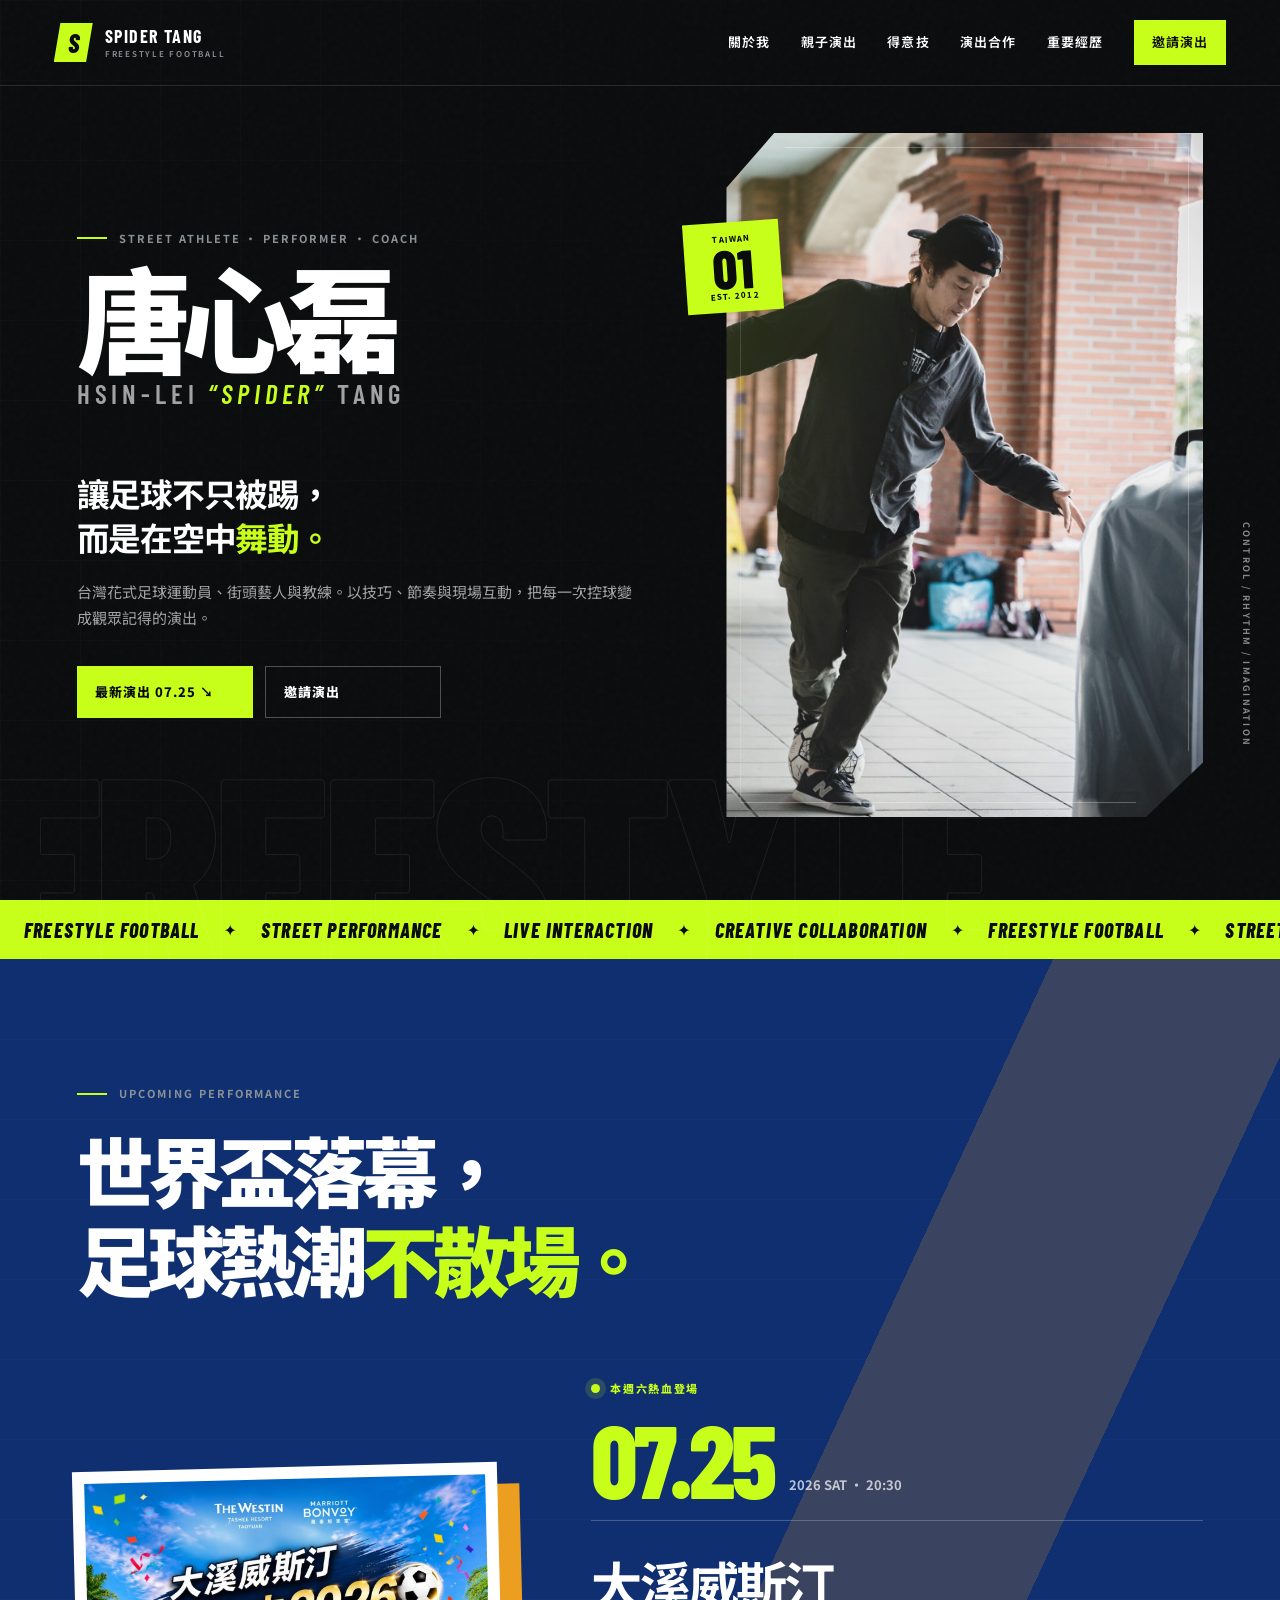
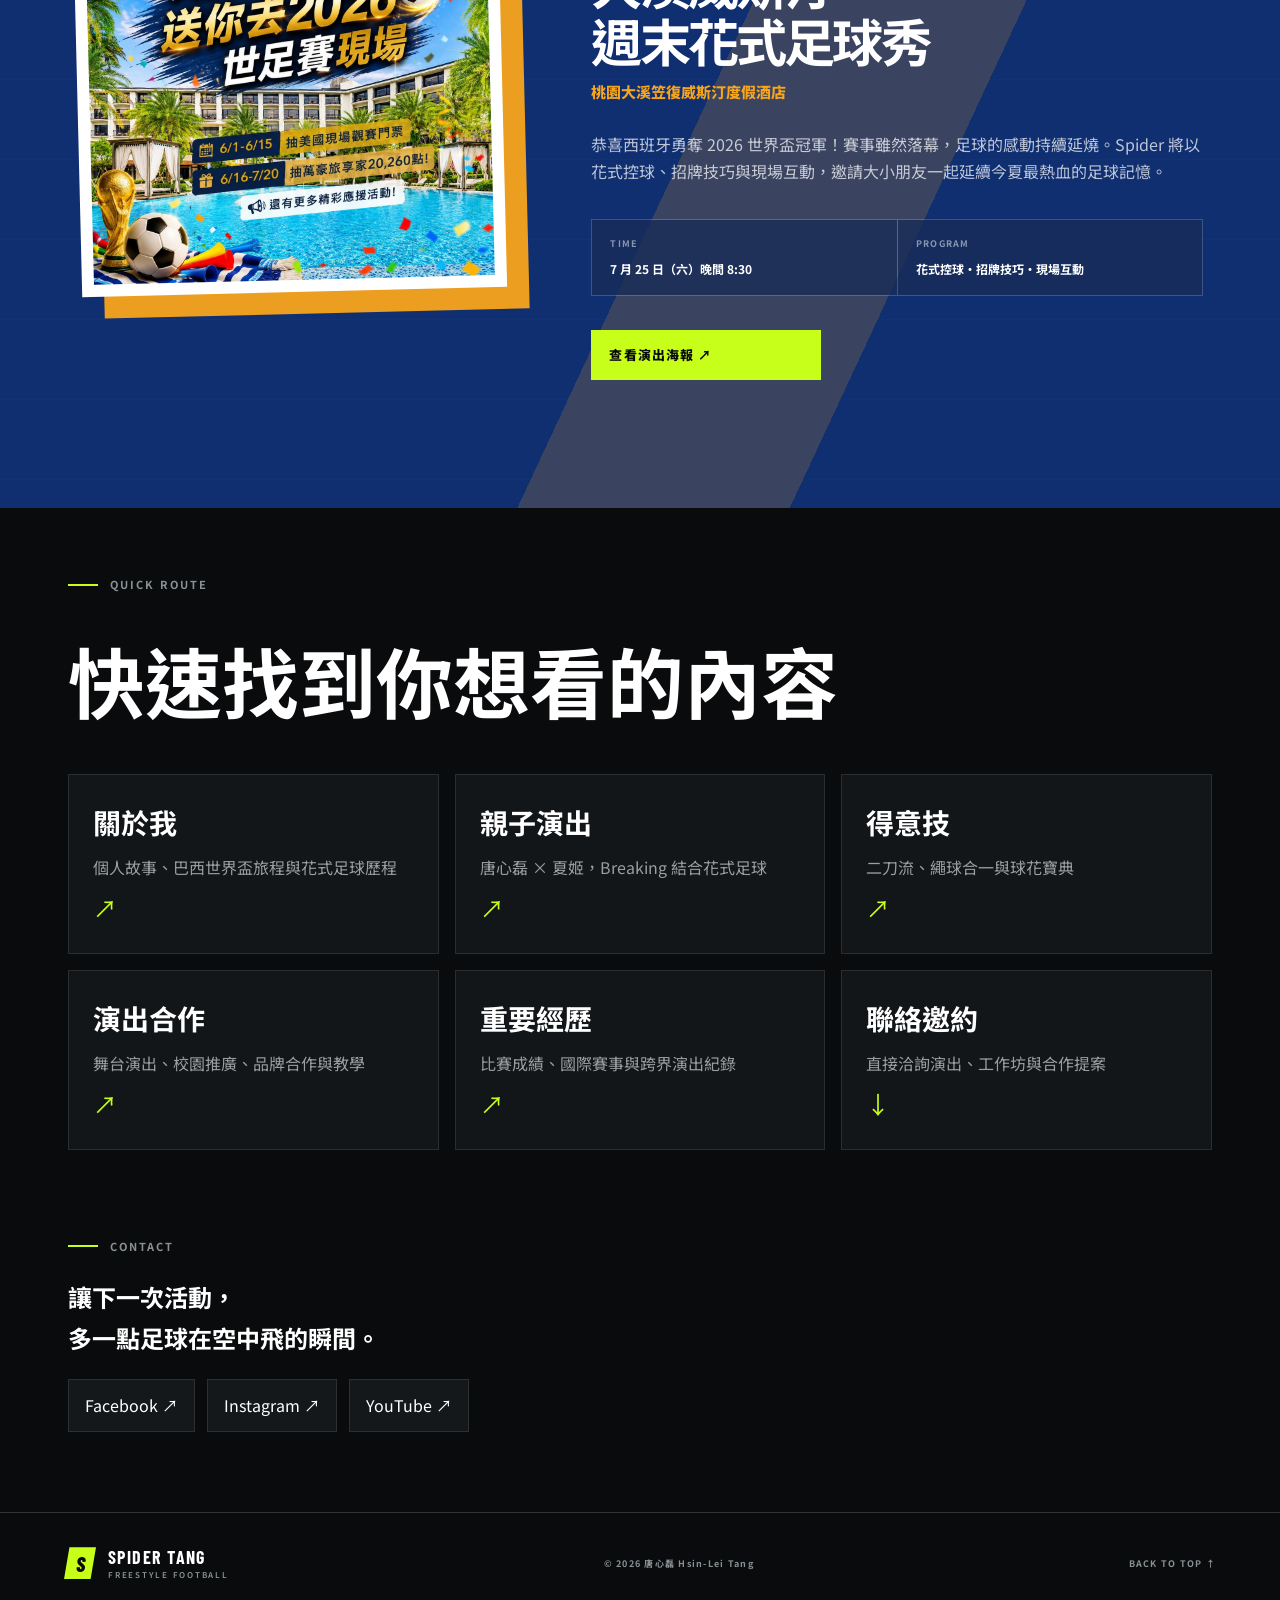
<file: index.html>
<!doctype html>
<html lang="zh-Hant">
  <head>
    <!--
      首頁文件設定與社群分享資料：
      - viewport 讓響應式版面依裝置寬度計算。
      - description 提供搜尋結果摘要。
      - Open Graph 欄位控制 Facebook、LINE 等平台的分享預覽。
      若正式網址或主視覺照片改變，需同步更新 og:url 與 og:image。
    -->
    <meta charset="UTF-8" />
    <meta name="viewport" content="width=device-width,initial-scale=1" />
    <meta
      name="description"
      content="唐心磊 Spider｜台灣花式足球運動員、街頭藝人與教練。"
    />
    <meta name="theme-color" content="#090b0c" />
    <meta property="og:type" content="website" />
    <meta property="og:title" content="唐心磊 Spider｜花式足球表演家" />
    <meta
      property="og:description"
      content="讓足球不只被踢，而是在空中舞動。"
    />
    <meta
      property="og:image"
      content="https://spider391tang.github.io/FootballFreestyler/assets/photos/performance/ANDY7516.jpg"
    />
    <meta
      property="og:url"
      content="https://spider391tang.github.io/FootballFreestyler/"
    />
    <title>唐心磊 Spider｜花式足球表演家</title>

    <!--
      全站視覺資源：
      styles.css 放置共用設計系統與首頁 Hero；pages.css 放置首頁目錄及子頁元件。
      Google Fonts 使用 Barlow Condensed 作為展示字、Noto Sans TC 作為中文內文。
    -->
    <link rel="icon" href="assets/favicon.svg" />
    <link rel="preconnect" href="https://fonts.googleapis.com" />
    <link rel="preconnect" href="https://fonts.gstatic.com" crossorigin />
    <link
      href="https://fonts.googleapis.com/css2?family=Barlow+Condensed:ital,wght@0,500;0,600;0,700;0,800;1,700&family=Noto+Sans+TC:wght@400;500;600;700;800;900&display=swap"
      rel="stylesheet"
    />
    <link rel="stylesheet" href="styles.css" />
    <link rel="stylesheet" href="pages.css" />
  </head>
  <body>
    <!-- 鍵盤使用者可略過導覽列，直接移動焦點到主要內容。 -->
    <a class="skip-link" href="#main">跳到主要內容</a>

    <!--
      全站頁首：
      data-header 供 script.js 在捲動後切換 .scrolled 樣式。
      menu-toggle 透過 aria-expanded 與 #site-nav 同步手機選單狀態。
    -->
    <header class="site-header" data-header>
      <a class="brand" href="index.html">
        <span class="brand-mark">S</span>
        <span>
          <strong>SPIDER TANG</strong>
          <small>FREESTYLE FOOTBALL</small>
        </span>
      </a>
      <button
        class="menu-toggle"
        type="button"
        aria-expanded="false"
        aria-controls="site-nav"
      >
        <span></span>
        <span></span>
        <span class="sr-only">開啟選單</span>
      </button>
      <nav id="site-nav" class="site-nav">
        <a href="about.html">關於我</a>
        <a href="family.html">親子演出</a>
        <a href="signature.html">得意技</a>
        <a href="services.html">演出合作</a>
        <a href="experience.html">重要經歷</a>
        <a class="nav-cta" href="#contact">邀請演出</a>
      </nav>
    </header>

    <!-- 首頁主要內容；home-only 用來套用首頁專屬的最小高度與版面規則。 -->
    <main id="main" class="home-only">
      <!--
        Hero：第一屏品牌主視覺與主要 CTA。
        hero-grid、hero-noise、hero-ghost 都是裝飾層；data-reveal 由 IntersectionObserver
        在內容進入畫面時加入 .is-visible。
      -->
      <section id="top" class="hero" aria-labelledby="hero-title">
        <div class="hero-grid"></div>
        <div class="hero-noise"></div>
        <p class="hero-ghost">FREESTYLE</p>

        <!-- 品牌文字、身分定位與導向內容／邀約的兩個行動按鈕。 -->
        <div class="hero-copy" data-reveal>
          <p class="eyebrow">
            <span></span>
            Street athlete · Performer · Coach
          </p>
          <h1 id="hero-title">
            <span class="name-zh">唐心磊</span>
            <span class="name-en">
              HSIN-LEI
              <em>“SPIDER”</em>
              TANG
            </span>
          </h1>
          <p class="hero-statement">
            讓足球不只被踢，
            <br />
            而是在空中<span>舞動。</span>
          </p>
          <p class="hero-intro">
            台灣花式足球運動員、街頭藝人與教練。以技巧、節奏與現場互動，把每一次控球變成觀眾記得的演出。
          </p>
          <div class="hero-actions">
            <a class="button button-primary" href="#upcoming">
              最新演出 07.25 ↘
            </a>
            <a class="button button-ghost" href="#contact">邀請演出</a>
          </div>
        </div>

        <!-- 主視覺使用高優先權載入，確保首屏照片盡快顯示。 -->
        <div class="hero-visual" data-reveal>
          <div class="hero-frame">
            <img
              src="assets/photos/performance/ANDY7516.jpg"
              alt="唐心磊花式足球演出"
              width="1200"
              height="1800"
              fetchpriority="high"
            />
            <div class="hero-image-wash"></div>
          </div>
          <div class="hero-stamp">
            <span>TAIWAN</span>
            <strong>01</strong>
            <span>EST. 2012</span>
          </div>
          <p class="hero-caption">CONTROL / RHYTHM / IMAGINATION</p>
        </div>
      </section>

      <!--
        橫向跑馬燈：相同關鍵字刻意重複兩次，讓 CSS 位移動畫可無縫循環。
        修改文字組數時需同時確認 styles.css 的動畫距離。
      -->
      <section class="marquee" aria-label="演出特色">
        <div class="marquee-track">
          <span>FREESTYLE FOOTBALL</span>
          <i>✦</i>
          <span>STREET PERFORMANCE</span>
          <i>✦</i>
          <span>LIVE INTERACTION</span>
          <i>✦</i>
          <span>CREATIVE COLLABORATION</span>
          <i>✦</i>
          <span>FREESTYLE FOOTBALL</span>
          <i>✦</i>
          <span>STREET PERFORMANCE</span>
          <i>✦</i>
        </div>
      </section>

      <!--
        最新演出公告：活動資訊直接呈現在首頁，海報可另開原圖查看。
        日期、時間與宣傳文案來源保存在同目錄 ReadMe.md，活動結束後應更新狀態或下架。
      -->
      <section
        id="upcoming"
        class="section upcoming"
        aria-labelledby="upcoming-title"
      >
        <div class="upcoming-inner">
          <div class="section-heading light upcoming-heading" data-reveal>
            <p class="eyebrow">
              <span></span>
              Upcoming Performance
            </p>
            <h2 id="upcoming-title">
              世界盃落幕，
              <br />
              足球熱潮<em>不散場。</em>
            </h2>
          </div>

          <article class="event-card" data-reveal>
            <a
              class="event-poster"
              href="assets/announcements/20260725_威斯汀酒店/worldcup_westin_performance.jpg"
              target="_blank"
              rel="noreferrer"
              aria-label="另開大溪威斯汀花式足球演出公告原圖"
            >
              <img
                src="assets/announcements/20260725_威斯汀酒店/worldcup_westin_performance.jpg"
                width="1254"
                height="1254"
                loading="lazy"
                decoding="async"
                alt="2026 年 7 月 25 日大溪威斯汀花式足球演出公告"
              />
            </a>

            <div class="event-copy">
              <p class="event-status">
                <span aria-hidden="true"></span>
                本週六熱血登場
              </p>
              <time datetime="2026-07-25T20:30:00+08:00">
                <strong>07.25</strong>
                <span>2026 SAT · 20:30</span>
              </time>
              <h3>大溪威斯汀<br />週末花式足球秀</h3>
              <p class="event-location">桃園大溪笠復威斯汀度假酒店</p>
              <p class="event-description">
                恭喜西班牙勇奪 2026 世界盃冠軍！賽事雖然落幕，足球的感動持續延燒。Spider
                將以花式控球、招牌技巧與現場互動，邀請大小朋友一起延續今夏最熱血的足球記憶。
              </p>
              <ul class="event-meta">
                <li>
                  <span>TIME</span>
                  <strong>7 月 25 日（六）晚間 8:30</strong>
                </li>
                <li>
                  <span>PROGRAM</span>
                  <strong>花式控球・招牌技巧・現場互動</strong>
                </li>
              </ul>
              <a
                class="button button-primary event-button"
                href="assets/announcements/20260725_威斯汀酒店/worldcup_westin_performance.jpg"
                target="_blank"
                rel="noreferrer"
              >
                查看演出海報 ↗
              </a>
            </div>
          </article>
        </div>
      </section>

      <!--
        Quick Route：首頁只負責分流，六張卡片分別導向五個主題子頁與聯絡區。
        新增主題頁時，應在這裡補上對應入口並同步全站導覽。
      -->
      <section id="directory" class="home-directory">
        <p class="eyebrow">
          <span></span>
          Quick Route
        </p>
        <h2>快速找到你想看的內容</h2>
        <div class="directory-grid">
          <a class="directory-card" href="about.html">
            <strong>關於我</strong>
            <span>個人故事、巴西世界盃旅程與花式足球歷程</span>
            <i>↗</i>
          </a>
          <a class="directory-card" href="family.html">
            <strong>親子演出</strong>
            <span>唐心磊 × 夏姬，Breaking 結合花式足球</span>
            <i>↗</i>
          </a>
          <a class="directory-card" href="signature.html">
            <strong>得意技</strong>
            <span>二刀流、繩球合一與球花寶典</span>
            <i>↗</i>
          </a>
          <a class="directory-card" href="services.html">
            <strong>演出合作</strong>
            <span>舞台演出、校園推廣、品牌合作與教學</span>
            <i>↗</i>
          </a>
          <a class="directory-card" href="experience.html">
            <strong>重要經歷</strong>
            <span>比賽成績、國際賽事與跨界演出紀錄</span>
            <i>↗</i>
          </a>
          <a class="directory-card" href="#contact">
            <strong>聯絡邀約</strong>
            <span>直接洽詢演出、工作坊與合作提案</span>
            <i>↓</i>
          </a>
        </div>
      </section>

      <!-- 聯絡區：保留直接前往 Facebook、Instagram、YouTube 的外部入口。 -->
      <section id="contact" class="contact-strip">
        <p class="eyebrow">
          <span></span>
          Contact
        </p>
        <h2>讓下一次活動，<br />多一點足球在空中飛的瞬間。</h2>
        <div>
          <a
            href="https://www.facebook.com/spider391Tang"
            target="_blank"
            rel="noreferrer"
          >
            Facebook ↗
          </a>
          <a
            href="https://www.instagram.com/spider391tang"
            target="_blank"
            rel="noreferrer"
          >
            Instagram ↗
          </a>
          <a
            href="https://www.youtube.com/@spider391Tang"
            target="_blank"
            rel="noreferrer"
          >
            YouTube ↗
          </a>
        </div>
      </section>
    </main>

    <!-- 共用頁尾；data-year 會由 script.js 自動填入目前年份。 -->
    <footer class="site-footer">
      <div class="brand footer-brand">
        <span class="brand-mark">S</span>
        <span>
          <strong>SPIDER TANG</strong>
          <small>FREESTYLE FOOTBALL</small>
        </span>
      </div>
      <p>
        ©
        <span data-year></span>
        唐心磊 Hsin-Lei Tang
      </p>
      <a href="#top">BACK TO TOP ↑</a>
    </footer>

    <!-- 共用互動腳本放在 body 結尾，避免阻塞主要 HTML 解析。 -->
    <script src="script.js"></script>
  </body>
</html>
</file>
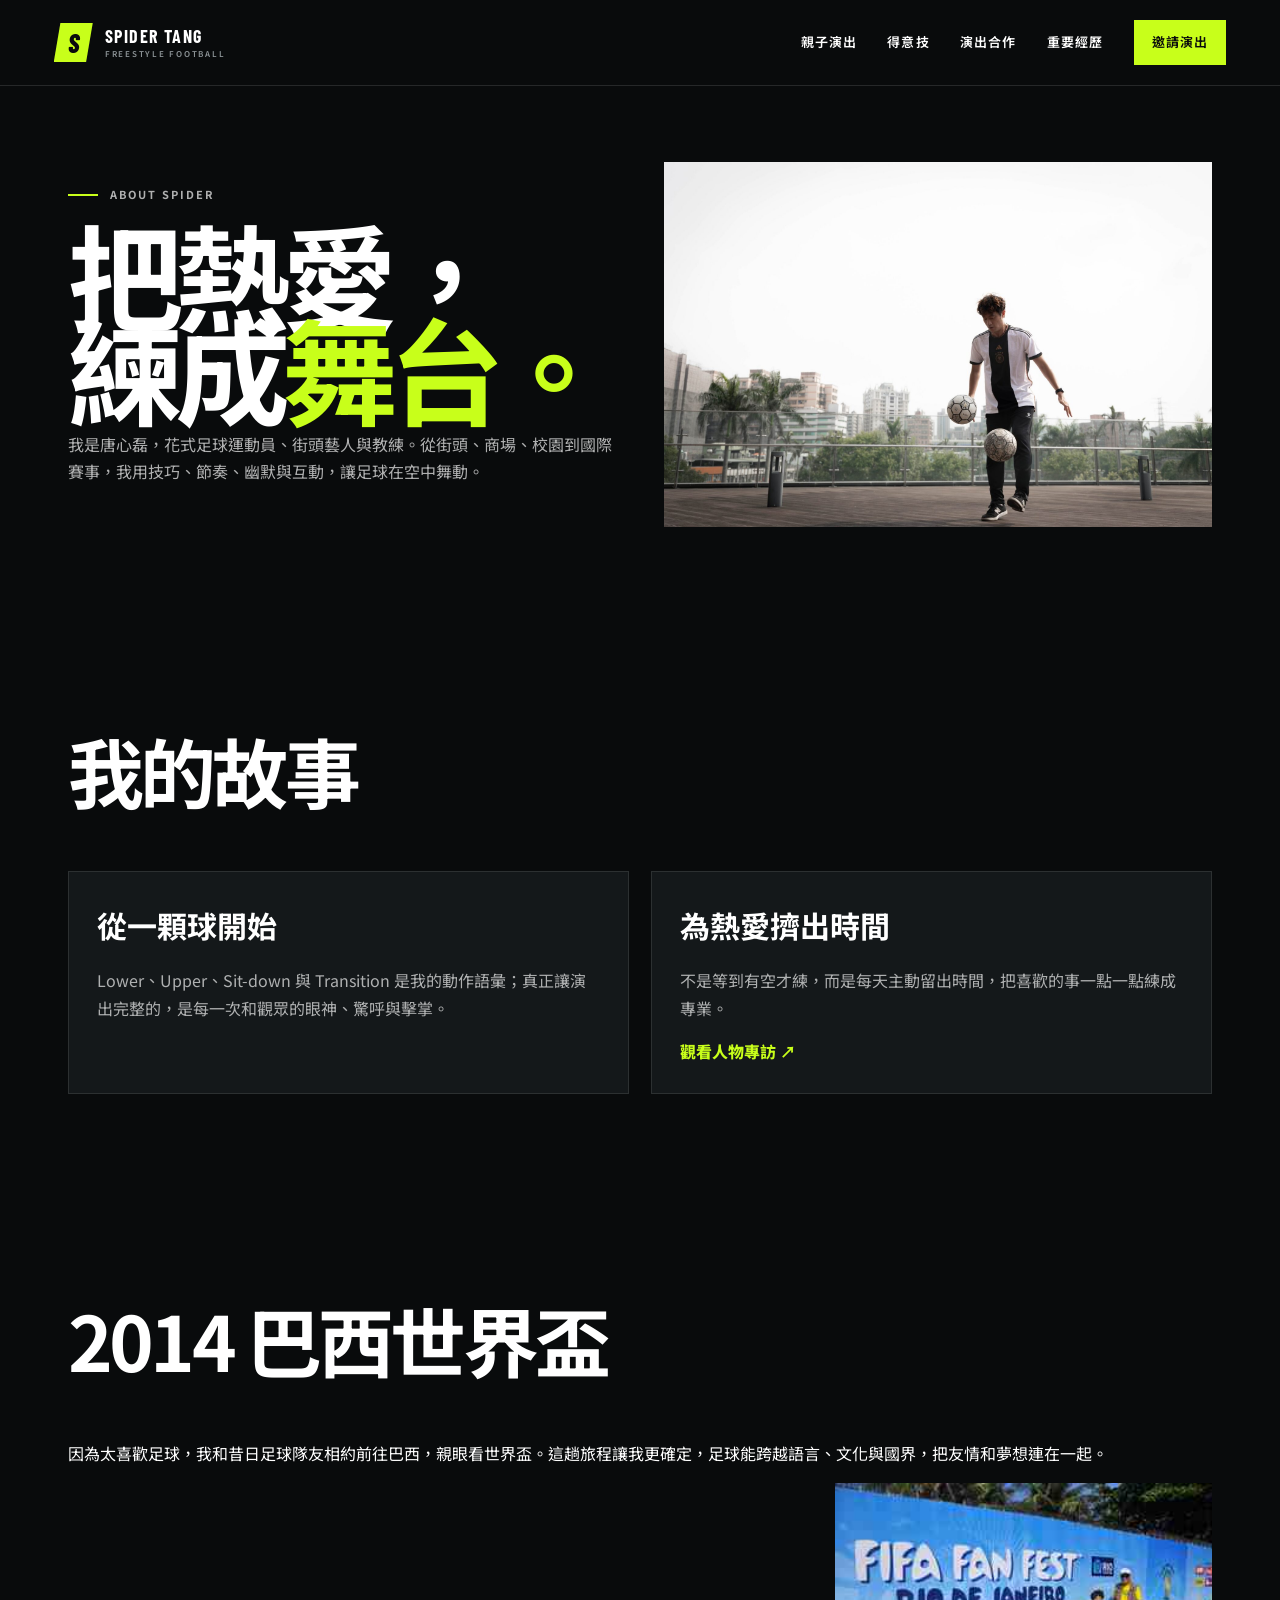
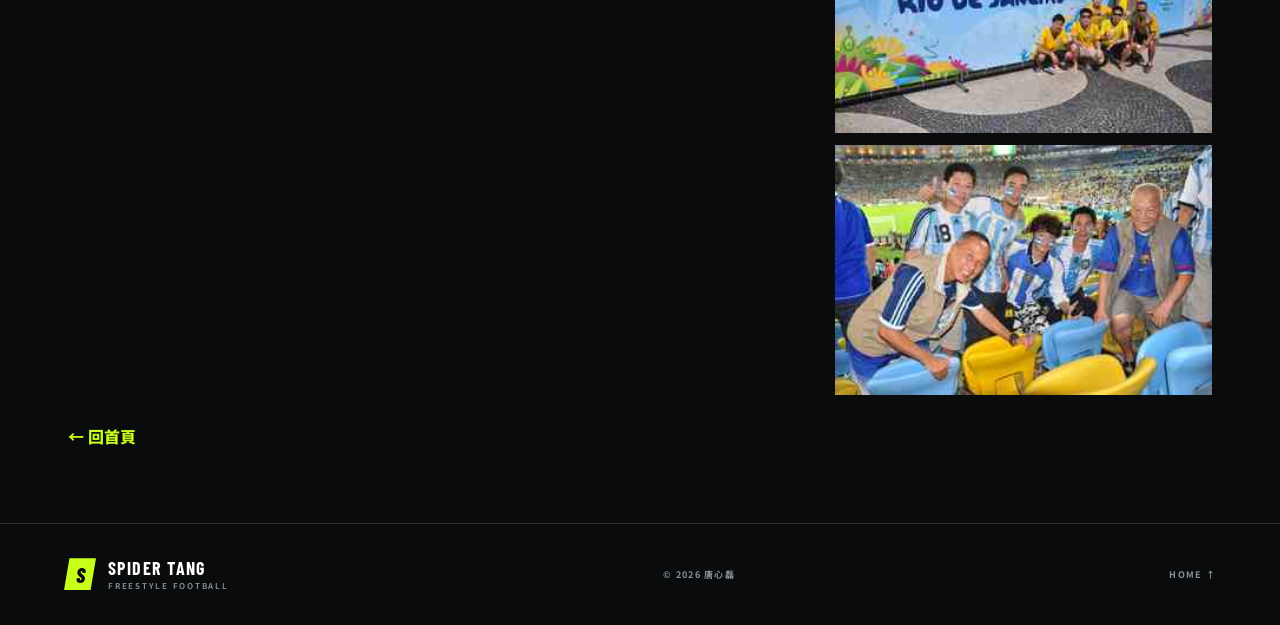
<file: about.html>
<!doctype html>
<html lang="zh-Hant">
  <head>
    <!-- 子頁基本設定：UTF-8、響應式 viewport、頁面標題與共用 favicon。 -->
    <meta charset="UTF-8" />
    <meta name="viewport" content="width=device-width,initial-scale=1" />
    <title>關於唐心磊｜Spider Tang</title>

    <!-- 共用字型與樣式；pages.css 提供 subpage、page-card、photo-grid 等版型。 -->
    <link rel="icon" href="assets/favicon.svg" />
    <link rel="preconnect" href="https://fonts.googleapis.com" />
    <link rel="preconnect" href="https://fonts.gstatic.com" crossorigin />
    <link
      href="https://fonts.googleapis.com/css2?family=Barlow+Condensed:ital,wght@0,500;0,700;0,800;1,700&family=Noto+Sans+TC:wght@400;600;700;900&display=swap"
      rel="stylesheet"
    />
    <link rel="stylesheet" href="styles.css" />
    <link rel="stylesheet" href="pages.css" />
  </head>
  <body>
    <!--
      子頁共用頁首：品牌連回首頁；導覽列省略「關於我」本頁入口，
      其餘連結可直接切換至其他主題頁或首頁聯絡區。
    -->
    <header class="site-header">
      <a class="brand" href="index.html">
        <span class="brand-mark">S</span>
        <span>
          <strong>SPIDER TANG</strong>
          <small>FREESTYLE FOOTBALL</small>
        </span>
      </a>
      <nav class="site-nav">
        <a href="family.html">親子演出</a>
        <a href="signature.html">得意技</a>
        <a href="services.html">演出合作</a>
        <a href="experience.html">重要經歷</a>
        <a class="nav-cta" href="index.html#contact">邀請演出</a>
      </nav>
    </header>

    <!-- 關於頁主要內容。 -->
    <main class="subpage-main">
      <!-- 頁面 Hero：快速說明人物定位，右側照片建立第一印象。 -->
      <section class="subpage-hero">
        <div>
          <p class="eyebrow">
            <span></span>
            About Spider
          </p>
          <h1>
            把熱愛，
            <br />
            練成<span>舞台。</span>
          </h1>
          <p>
            我是唐心磊，花式足球運動員、街頭藝人與教練。從街頭、商場、校園到國際賽事，我用技巧、節奏、幽默與互動，讓足球在空中舞動。
          </p>
        </div>
        <img
          src="assets/photos/performance/BEA_8083.jpg"
          alt="唐心磊同時控制兩顆足球"
        />
      </section>

      <!-- 人物故事：兩張卡片分別描述創作核心與持續練習的歷程。 -->
      <section class="page-section">
        <h2>我的故事</h2>
        <div class="page-grid">
          <article class="page-card">
            <h3>從一顆球開始</h3>
            <p>
              Lower、Upper、Sit-down 與 Transition
              是我的動作語彙；真正讓演出完整的，是每一次和觀眾的眼神、驚呼與擊掌。
            </p>
          </article>
          <article class="page-card">
            <h3>為熱愛擠出時間</h3>
            <p>
              不是等到有空才練，而是每天主動留出時間，把喜歡的事一點一點練成專業。
            </p>
            <a
              class="page-link"
              href="https://www.youtube.com/watch?v=xr2dPpP76o0"
              target="_blank"
              rel="noreferrer"
            >
              觀看人物專訪 ↗
            </a>
          </article>
        </div>
      </section>

      <!--
        2014 巴西世界盃旅程：photo-grid 的第一張照片在桌機版跨兩列，
        後兩張作為補充畫面；縮小螢幕時由 pages.css 重新排列。
      -->
      <section class="page-section">
        <h2>2014 巴西世界盃</h2>
        <p>
          因為太喜歡足球，我和昔日足球隊友相約前往巴西，親眼看世界盃。這趟旅程讓我更確定，足球能跨越語言、文化與國界，把友情和夢想連在一起。
        </p>
        <div class="photo-grid">
          <img
            src="assets/photos/brazil-2014/photo-1.svg"
            alt="里約基督像前合照"
          />
          <img
            src="assets/photos/brazil-2014/photo-2.svg"
            alt="FIFA Fan Fest 合照"
          />
          <img
            src="assets/photos/brazil-2014/photo-3.svg"
            alt="世界盃球場內合照"
          />
        </div>
        <a class="back-home" href="index.html">← 回首頁</a>
      </section>
    </main>

    <!-- 共用頁尾；data-year 由 script.js 動態填入。 -->
    <footer class="site-footer">
      <div class="brand footer-brand">
        <span class="brand-mark">S</span>
        <span>
          <strong>SPIDER TANG</strong>
          <small>FREESTYLE FOOTBALL</small>
        </span>
      </div>
      <p>
        ©
        <span data-year></span>
        唐心磊
      </p>
      <a href="index.html">HOME ↑</a>
    </footer>

    <!-- 共用腳本負責頁尾年份；不存在的首頁互動元素會由 guard 安全略過。 -->
    <script src="script.js"></script>
  </body>
</html>
</file>
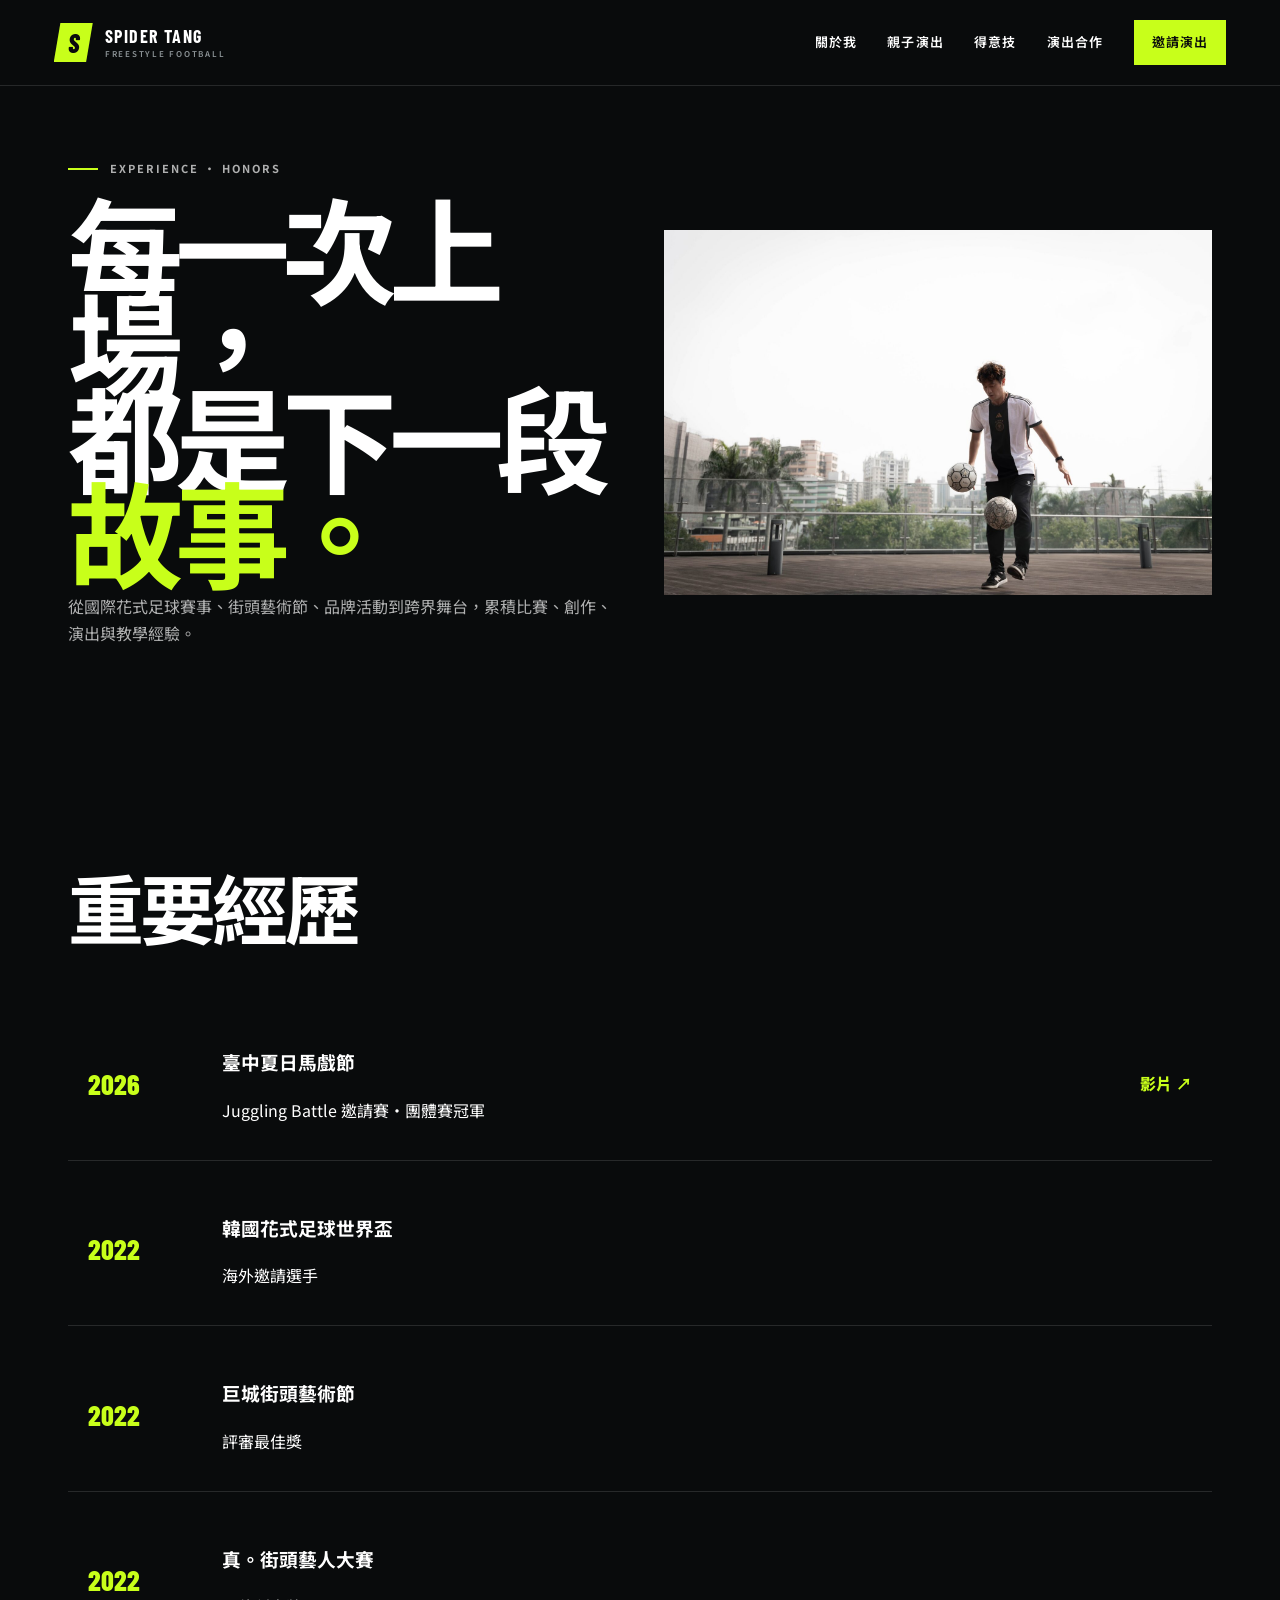
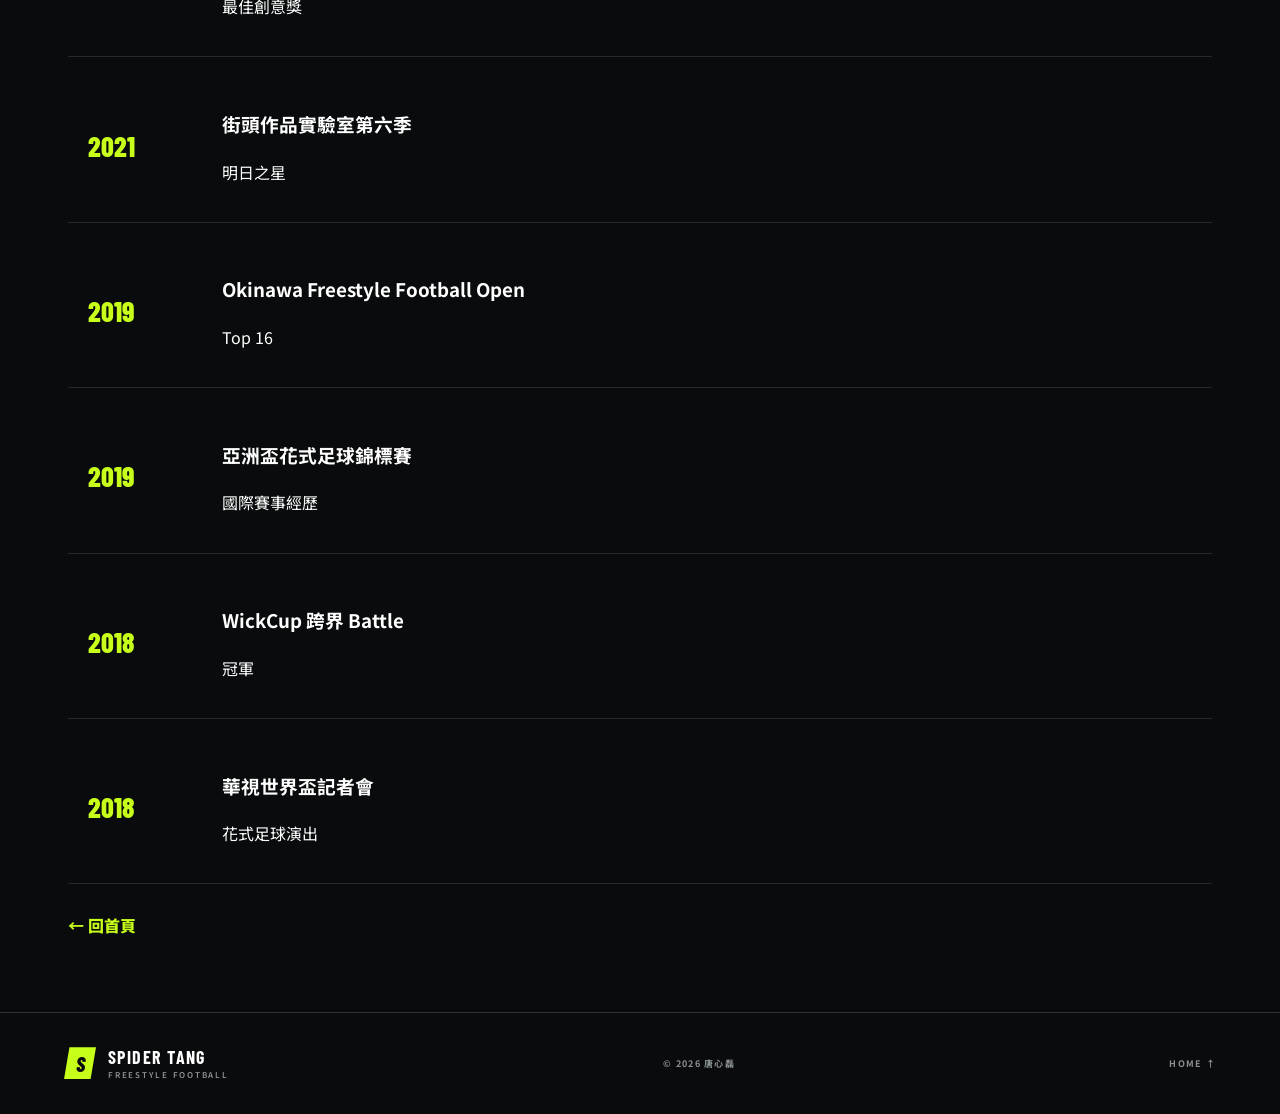
<file: experience.html>
<!doctype html>
<html lang="zh-Hant">
  <head>
    <!-- 子頁基本設定：UTF-8、響應式 viewport、頁面標題與共用 favicon。 -->
    <meta charset="UTF-8" />
    <meta name="viewport" content="width=device-width,initial-scale=1" />
    <title>重要經歷｜唐心磊 Spider Tang</title>

    <!-- 共用字型與樣式；timeline 的桌機／手機排列規則位於 pages.css。 -->
    <link rel="icon" href="assets/favicon.svg" />
    <link rel="preconnect" href="https://fonts.googleapis.com" />
    <link rel="preconnect" href="https://fonts.gstatic.com" crossorigin />
    <link
      href="https://fonts.googleapis.com/css2?family=Barlow+Condensed:ital,wght@0,500;0,700;0,800;1,700&family=Noto+Sans+TC:wght@400;600;700;900&display=swap"
      rel="stylesheet"
    />
    <link rel="stylesheet" href="styles.css" />
    <link rel="stylesheet" href="pages.css" />
  </head>
  <body>
    <!--
      子頁共用頁首：品牌連回首頁；導覽列省略「重要經歷」本頁入口，
      其餘連結可切換主題頁或前往首頁聯絡區。
    -->
    <header class="site-header">
      <a class="brand" href="index.html">
        <span class="brand-mark">S</span>
        <span>
          <strong>SPIDER TANG</strong>
          <small>FREESTYLE FOOTBALL</small>
        </span>
      </a>
      <nav class="site-nav">
        <a href="about.html">關於我</a>
        <a href="family.html">親子演出</a>
        <a href="signature.html">得意技</a>
        <a href="services.html">演出合作</a>
        <a class="nav-cta" href="index.html#contact">邀請演出</a>
      </nav>
    </header>

    <!-- 重要經歷頁主要內容。 -->
    <main class="subpage-main">
      <!-- 頁面 Hero：概括比賽、創作、演出與教學的累積經驗。 -->
      <section class="subpage-hero">
        <div>
          <p class="eyebrow">
            <span></span>
            Experience · Honors
          </p>
          <h1>
            每一次上場，
            <br />
            都是下一段<span>故事。</span>
          </h1>
          <p>
            從國際花式足球賽事、街頭藝術節、品牌活動到跨界舞台，累積比賽、創作、演出與教學經驗。
          </p>
        </div>
        <img
          src="assets/photos/performance/BEA_8083.jpg"
          alt="唐心磊花式足球演出"
        />
      </section>

      <!--
        經歷時間軸：資料依年份由新到舊排列。
        每個 article 是一筆獨立經歷；只有具公開佐證的項目才附 page-link。
      -->
      <section class="page-section">
        <h2>重要經歷</h2>
        <div class="timeline">
          <article>
            <time>2026</time>
            <div>
              <h3>臺中夏日馬戲節</h3>
              <p>Juggling Battle 邀請賽・團體賽冠軍</p>
            </div>
            <a
              class="page-link"
              href="https://www.facebook.com/share/r/19EXXkP5hy/?mibextid=wwXIfr"
              target="_blank"
              rel="noreferrer"
            >
              影片 ↗
            </a>
          </article>
          <article>
            <time>2022</time>
            <div>
              <h3>韓國花式足球世界盃</h3>
              <p>海外邀請選手</p>
            </div>
          </article>
          <article>
            <time>2022</time>
            <div>
              <h3>巨城街頭藝術節</h3>
              <p>評審最佳獎</p>
            </div>
          </article>
          <article>
            <time>2022</time>
            <div>
              <h3>真。街頭藝人大賽</h3>
              <p>最佳創意獎</p>
            </div>
          </article>
          <article>
            <time>2021</time>
            <div>
              <h3>街頭作品實驗室第六季</h3>
              <p>明日之星</p>
            </div>
          </article>
          <article>
            <time>2019</time>
            <div>
              <h3>Okinawa Freestyle Football Open</h3>
              <p>Top 16</p>
            </div>
          </article>
          <article>
            <time>2019</time>
            <div>
              <h3>亞洲盃花式足球錦標賽</h3>
              <p>國際賽事經歷</p>
            </div>
          </article>
          <article>
            <time>2018</time>
            <div>
              <h3>WickCup 跨界 Battle</h3>
              <p>冠軍</p>
            </div>
          </article>
          <article>
            <time>2018</time>
            <div>
              <h3>華視世界盃記者會</h3>
              <p>花式足球演出</p>
            </div>
          </article>
        </div>
        <a class="back-home" href="index.html">← 回首頁</a>
      </section>
    </main>

    <!-- 共用頁尾；data-year 由 script.js 動態填入。 -->
    <footer class="site-footer">
      <div class="brand footer-brand">
        <span class="brand-mark">S</span>
        <span>
          <strong>SPIDER TANG</strong>
          <small>FREESTYLE FOOTBALL</small>
        </span>
      </div>
      <p>
        ©
        <span data-year></span>
        唐心磊
      </p>
      <a href="index.html">HOME ↑</a>
    </footer>

    <!-- 共用腳本負責頁尾年份；不存在的首頁互動元素會由 guard 安全略過。 -->
    <script src="script.js"></script>
  </body>
</html>
</file>
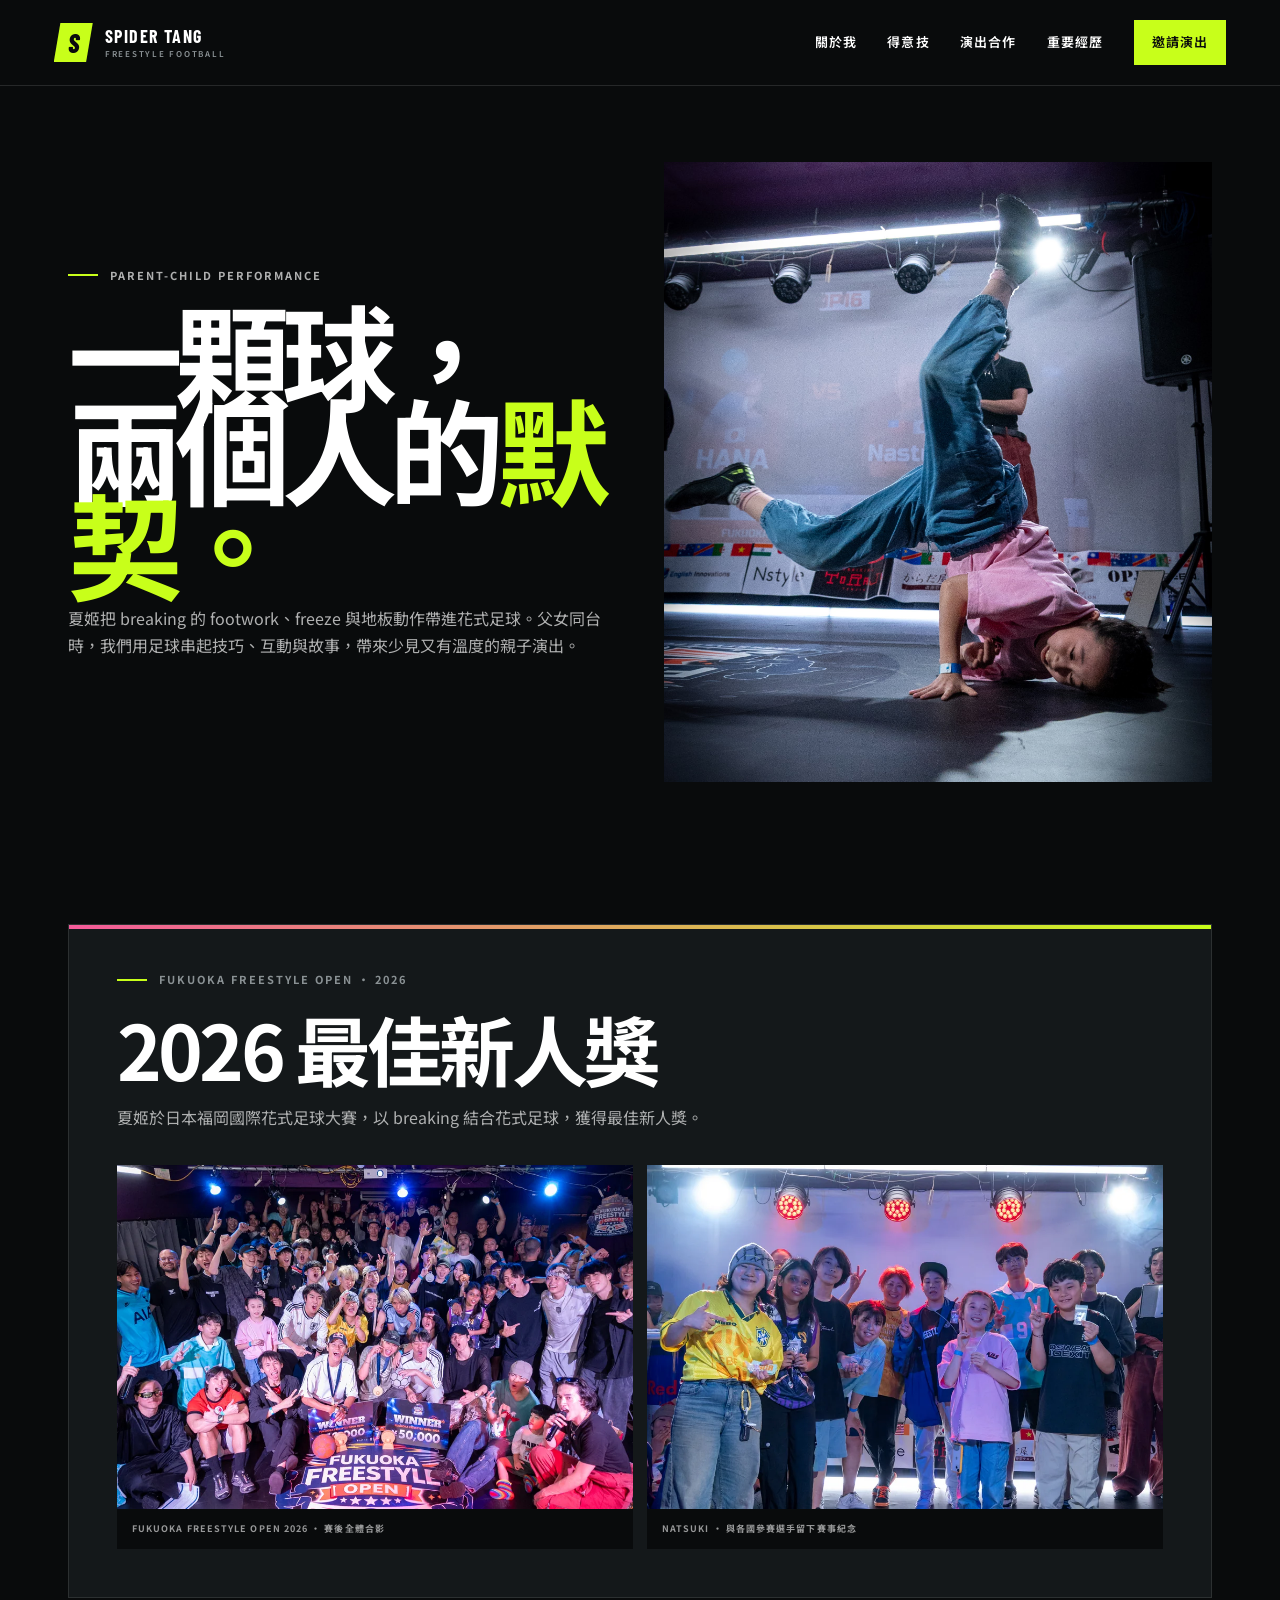
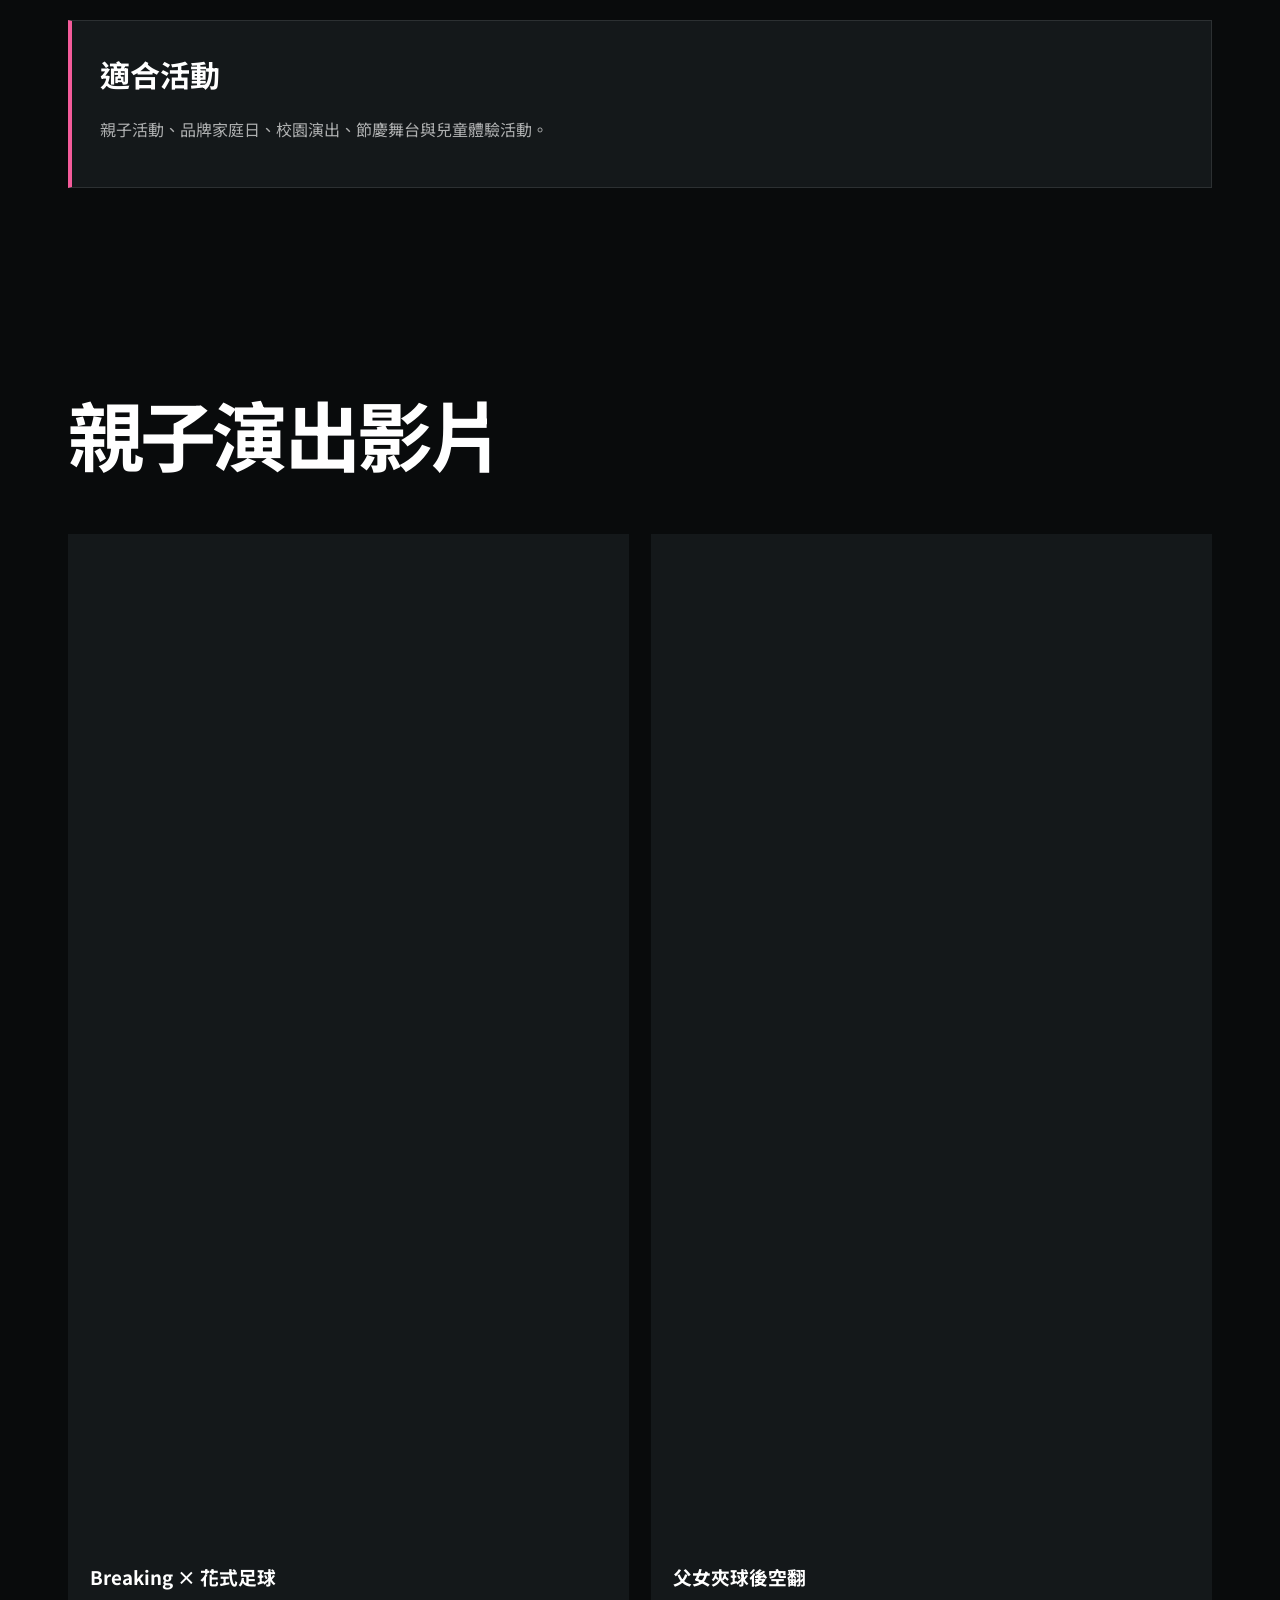
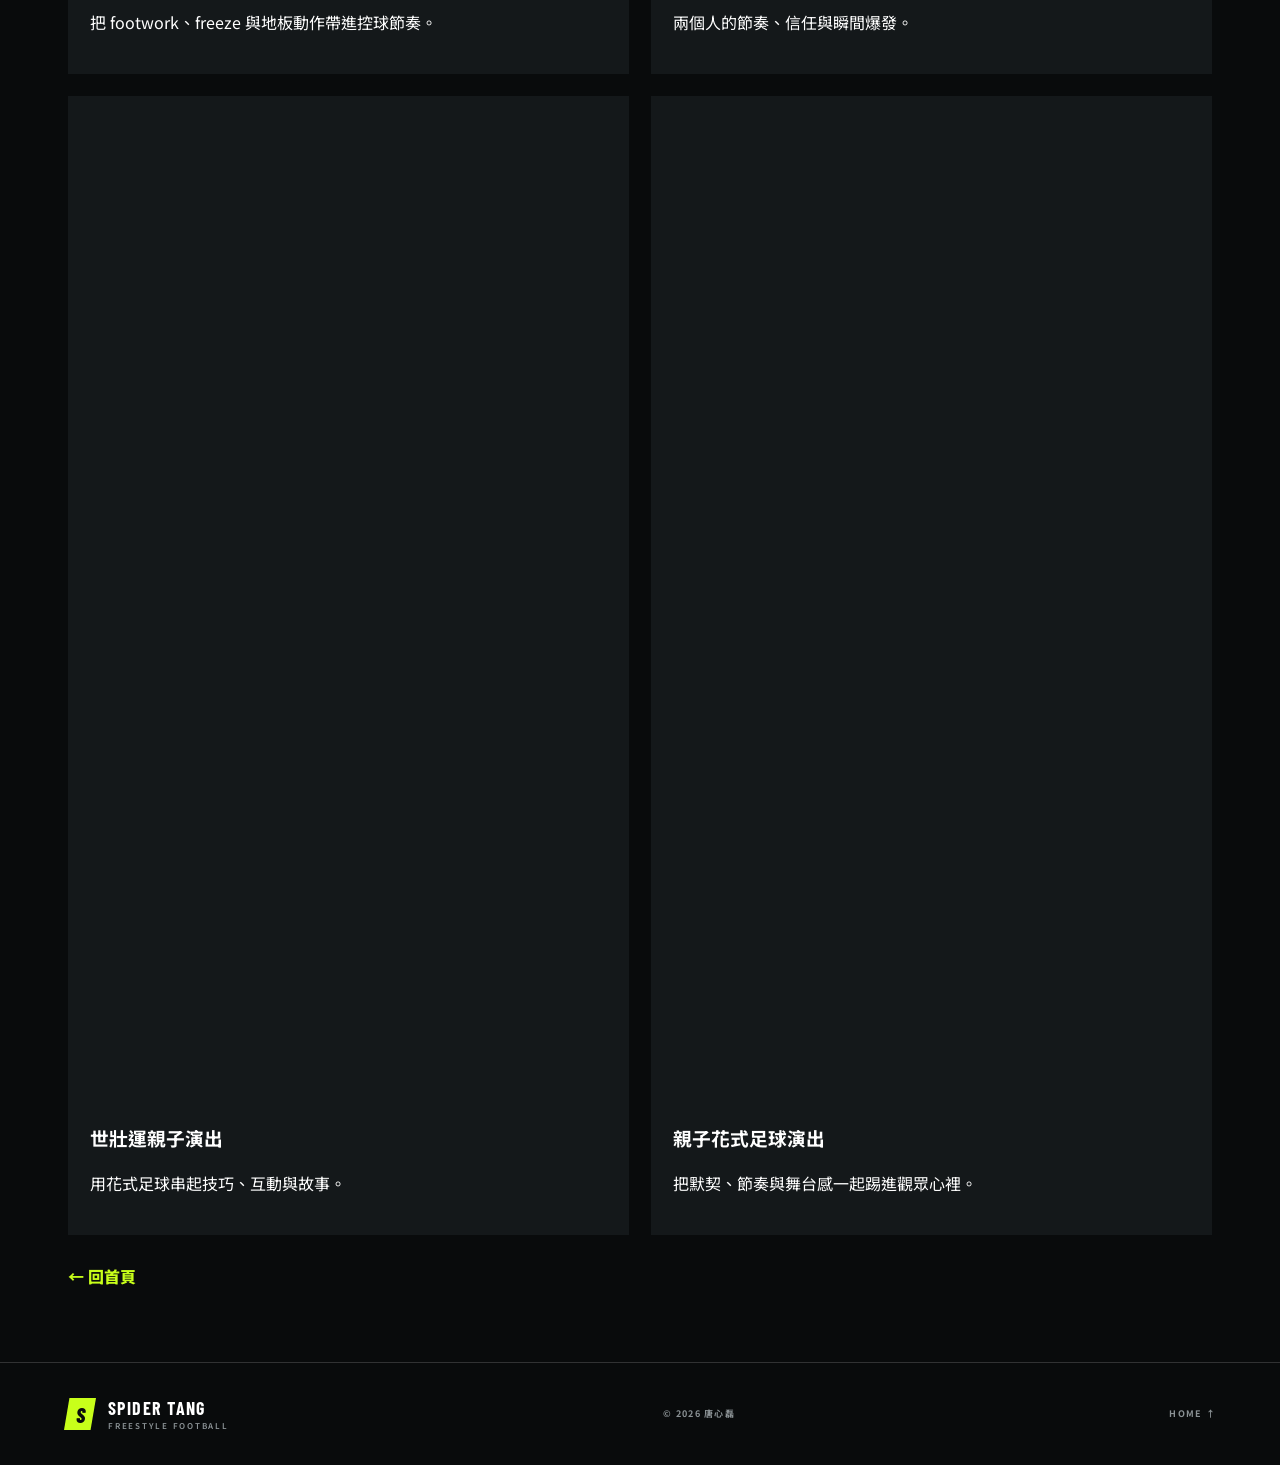
<file: family.html>
<!doctype html>
<html lang="zh-Hant">
  <head>
    <!-- 子頁基本設定：UTF-8、響應式 viewport、頁面標題與共用 favicon。 -->
    <meta charset="UTF-8" />
    <meta name="viewport" content="width=device-width,initial-scale=1" />
    <title>親子花式足球演出｜唐心磊與夏姬</title>

    <!-- 共用字型與樣式；最佳新人獎、照片牆與影片卡片樣式位於 pages.css。 -->
    <link rel="icon" href="assets/favicon.svg" />
    <link rel="preconnect" href="https://fonts.googleapis.com" />
    <link rel="preconnect" href="https://fonts.gstatic.com" crossorigin />
    <link
      href="https://fonts.googleapis.com/css2?family=Barlow+Condensed:ital,wght@0,500;0,700;0,800;1,700&family=Noto+Sans+TC:wght@400;600;700;900&display=swap"
      rel="stylesheet"
    />
    <link rel="stylesheet" href="styles.css" />
    <link rel="stylesheet" href="pages.css" />
  </head>
  <body>
    <!--
      子頁共用頁首：品牌連回首頁；導覽列省略「親子演出」本頁入口，
      其餘連結可切換主題頁，邀約按鈕則回到首頁聯絡區。
    -->
    <header class="site-header">
      <a class="brand" href="index.html">
        <span class="brand-mark">S</span>
        <span>
          <strong>SPIDER TANG</strong>
          <small>FREESTYLE FOOTBALL</small>
        </span>
      </a>
      <nav class="site-nav">
        <a href="about.html">關於我</a>
        <a href="signature.html">得意技</a>
        <a href="services.html">演出合作</a>
        <a href="experience.html">重要經歷</a>
        <a class="nav-cta" href="index.html#contact">邀請演出</a>
      </nav>
    </header>

    <!-- 親子演出頁主要內容。 -->
    <main class="subpage-main">
      <!-- 頁面 Hero：介紹父女組合特色，主圖呈現夏姬的 breaking 動作。 -->
      <section class="subpage-hero">
        <div>
          <p class="eyebrow">
            <span></span>
            Parent-child Performance
          </p>
          <h1>
            一顆球，
            <br />
            兩個人的<span>默契。</span>
          </h1>
          <p>
            夏姬把 breaking 的 footwork、freeze
            與地板動作帶進花式足球。父女同台時，我們用足球串起技巧、互動與故事，帶來少見又有溫度的親子演出。
          </p>
        </div>
        <img
          src="assets/photos/Natsuki/20260619/DSC_8963 (1).jpeg"
          alt="夏姬以 breaking 結合花式足球"
        />
      </section>

      <!--
        2026 最佳新人獎專區：aria-labelledby 將 section 與可見標題建立關聯。
        獎項故事、兩張賽事照片及適合邀演的活動類型都集中在此區。
      -->
      <section
        class="page-section award-section"
        aria-labelledby="rookie-award-title"
      >
        <article class="award-feature">
          <div class="award-heading">
            <p class="eyebrow">
              <span></span>
              Fukuoka Freestyle Open · 2026
            </p>
            <h2 id="rookie-award-title">2026 最佳新人獎</h2>
            <p>
              夏姬於日本福岡國際花式足球大賽，以 breaking
              結合花式足球，獲得最佳新人獎。
            </p>
          </div>

          <!--
            響應式照片牆：每張 picture 優先選用 960px／1600px WebP，
            不支援 WebP 時回退至原始 JPEG。width、height 可預留版面空間，
            loading="lazy" 與 decoding="async" 避免首屏載入被大圖阻塞。
          -->
          <div class="award-gallery">
            <!-- 主照片：賽事名稱、得獎看板與全體參賽者均可辨識。 -->
            <figure class="award-photo">
              <picture>
                <source
                  type="image/webp"
                  srcset="
                    assets/photos/Natsuki/20260619/DSC_0733-960.webp   960w,
                    assets/photos/Natsuki/20260619/DSC_0733-1600.webp 1600w
                  "
                  sizes="(max-width: 620px) calc(100vw - 40px), (max-width: 900px) calc(100vw - 56px), 572px"
                />
                <img
                  src="assets/photos/Natsuki/20260619/DSC_0733.jpeg"
                  alt="Fukuoka Freestyle Open 2026 參賽者與得獎者全體合影"
                  width="3936"
                  height="2624"
                  loading="lazy"
                  decoding="async"
                />
              </picture>
              <figcaption>
                FUKUOKA FREESTYLE OPEN 2026 · 賽後全體合影
              </figcaption>
            </figure>

            <!-- 補充照片：呈現夏姬與其他參賽選手的賽後交流紀念。 -->
            <figure class="award-photo">
              <picture>
                <source
                  type="image/webp"
                  srcset="
                    assets/photos/Natsuki/20260619/DSC_0505_0-960.webp   960w,
                    assets/photos/Natsuki/20260619/DSC_0505_0-1600.webp 1600w
                  "
                  sizes="(max-width: 620px) calc(100vw - 40px), (max-width: 900px) calc(100vw - 56px), 572px"
                />
                <img
                  src="assets/photos/Natsuki/20260619/DSC_0505_0.jpg"
                  alt="夏姬與 Fukuoka Freestyle Open 2026 參賽選手合影"
                  width="3936"
                  height="2624"
                  loading="lazy"
                  decoding="async"
                />
              </picture>
              <figcaption>NATSUKI · 與各國參賽選手留下賽事紀念</figcaption>
            </figure>
          </div>
        </article>

        <!-- 將競賽成果連結回商業邀演情境，保持頁面兼具故事與轉換目的。 -->
        <article class="page-card award-booking">
          <h3>適合活動</h3>
          <p>親子活動、品牌家庭日、校園演出、節慶舞台與兒童體驗活動。</p>
        </article>
      </section>

      <!--
        親子演出影片：使用 youtube-nocookie.com 的 privacy-enhanced iframe，
        並以 loading="lazy" 延後載入畫面外影片，降低初始網路負擔。
      -->
      <section class="page-section">
        <h2>親子演出影片</h2>
        <div class="video-grid">
          <article class="video-card">
            <iframe
              src="https://www.youtube-nocookie.com/embed/kP7JFW06NII"
              title="Breaking 結合花式足球"
              loading="lazy"
              allowfullscreen
            ></iframe>
            <div>
              <h3>Breaking × 花式足球</h3>
              <p>把 footwork、freeze 與地板動作帶進控球節奏。</p>
            </div>
          </article>
          <article class="video-card">
            <iframe
              src="https://www.youtube-nocookie.com/embed/8Juz53hS1aQ"
              title="父女夾球後空翻"
              loading="lazy"
              allowfullscreen
            ></iframe>
            <div>
              <h3>父女夾球後空翻</h3>
              <p>兩個人的節奏、信任與瞬間爆發。</p>
            </div>
          </article>
          <article class="video-card">
            <iframe
              src="https://www.youtube-nocookie.com/embed/KxSE0IhtC5U"
              title="世壯運親子演出"
              loading="lazy"
              allowfullscreen
            ></iframe>
            <div>
              <h3>世壯運親子演出</h3>
              <p>用花式足球串起技巧、互動與故事。</p>
            </div>
          </article>
          <article class="video-card">
            <iframe
              src="https://www.youtube-nocookie.com/embed/IlS9u0WfnFk"
              title="親子花式足球演出"
              loading="lazy"
              allowfullscreen
            ></iframe>
            <div>
              <h3>親子花式足球演出</h3>
              <p>把默契、節奏與舞台感一起踢進觀眾心裡。</p>
            </div>
          </article>
        </div>
        <a class="back-home" href="index.html">← 回首頁</a>
      </section>
    </main>

    <!-- 共用頁尾；data-year 由 script.js 動態填入。 -->
    <footer class="site-footer">
      <div class="brand footer-brand">
        <span class="brand-mark">S</span>
        <span>
          <strong>SPIDER TANG</strong>
          <small>FREESTYLE FOOTBALL</small>
        </span>
      </div>
      <p>
        ©
        <span data-year></span>
        唐心磊
      </p>
      <a href="index.html">HOME ↑</a>
    </footer>

    <!-- 共用腳本負責頁尾年份；不存在的首頁互動元素會由 guard 安全略過。 -->
    <script src="script.js"></script>
  </body>
</html>
</file>
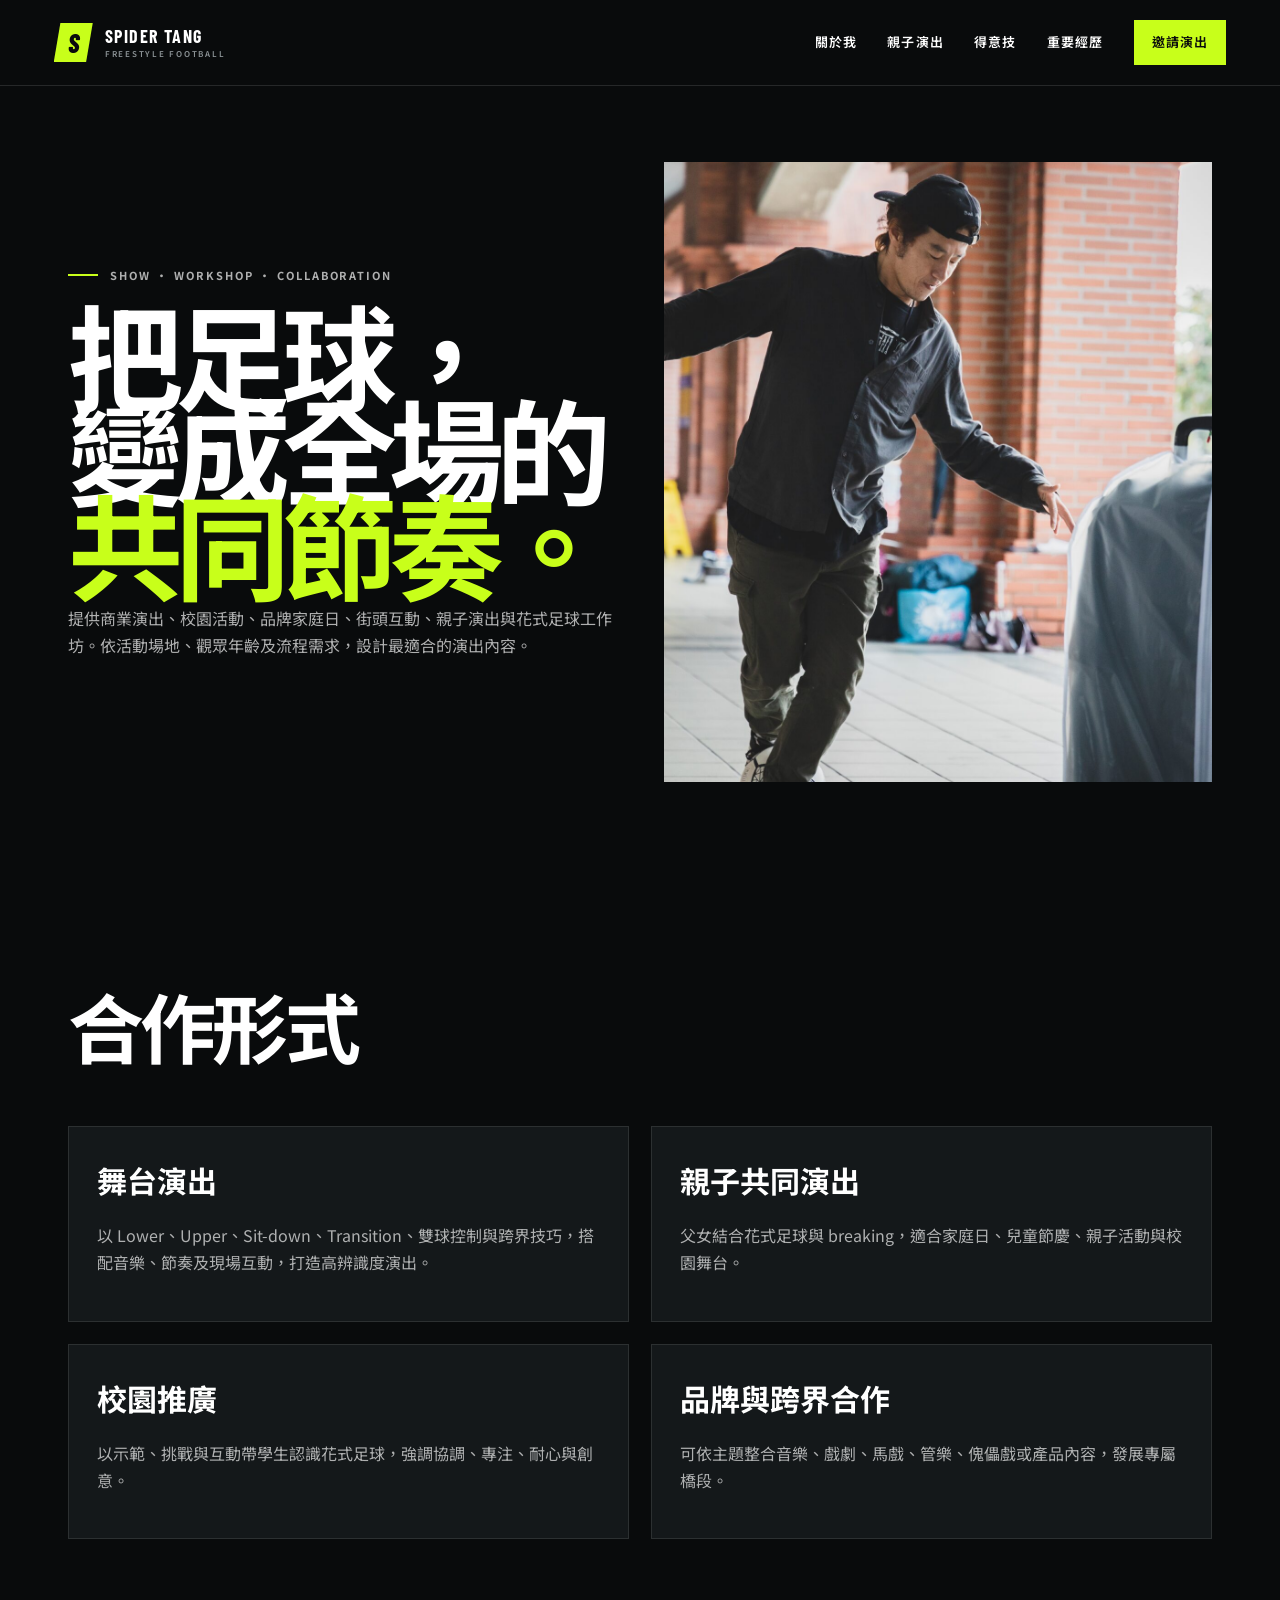
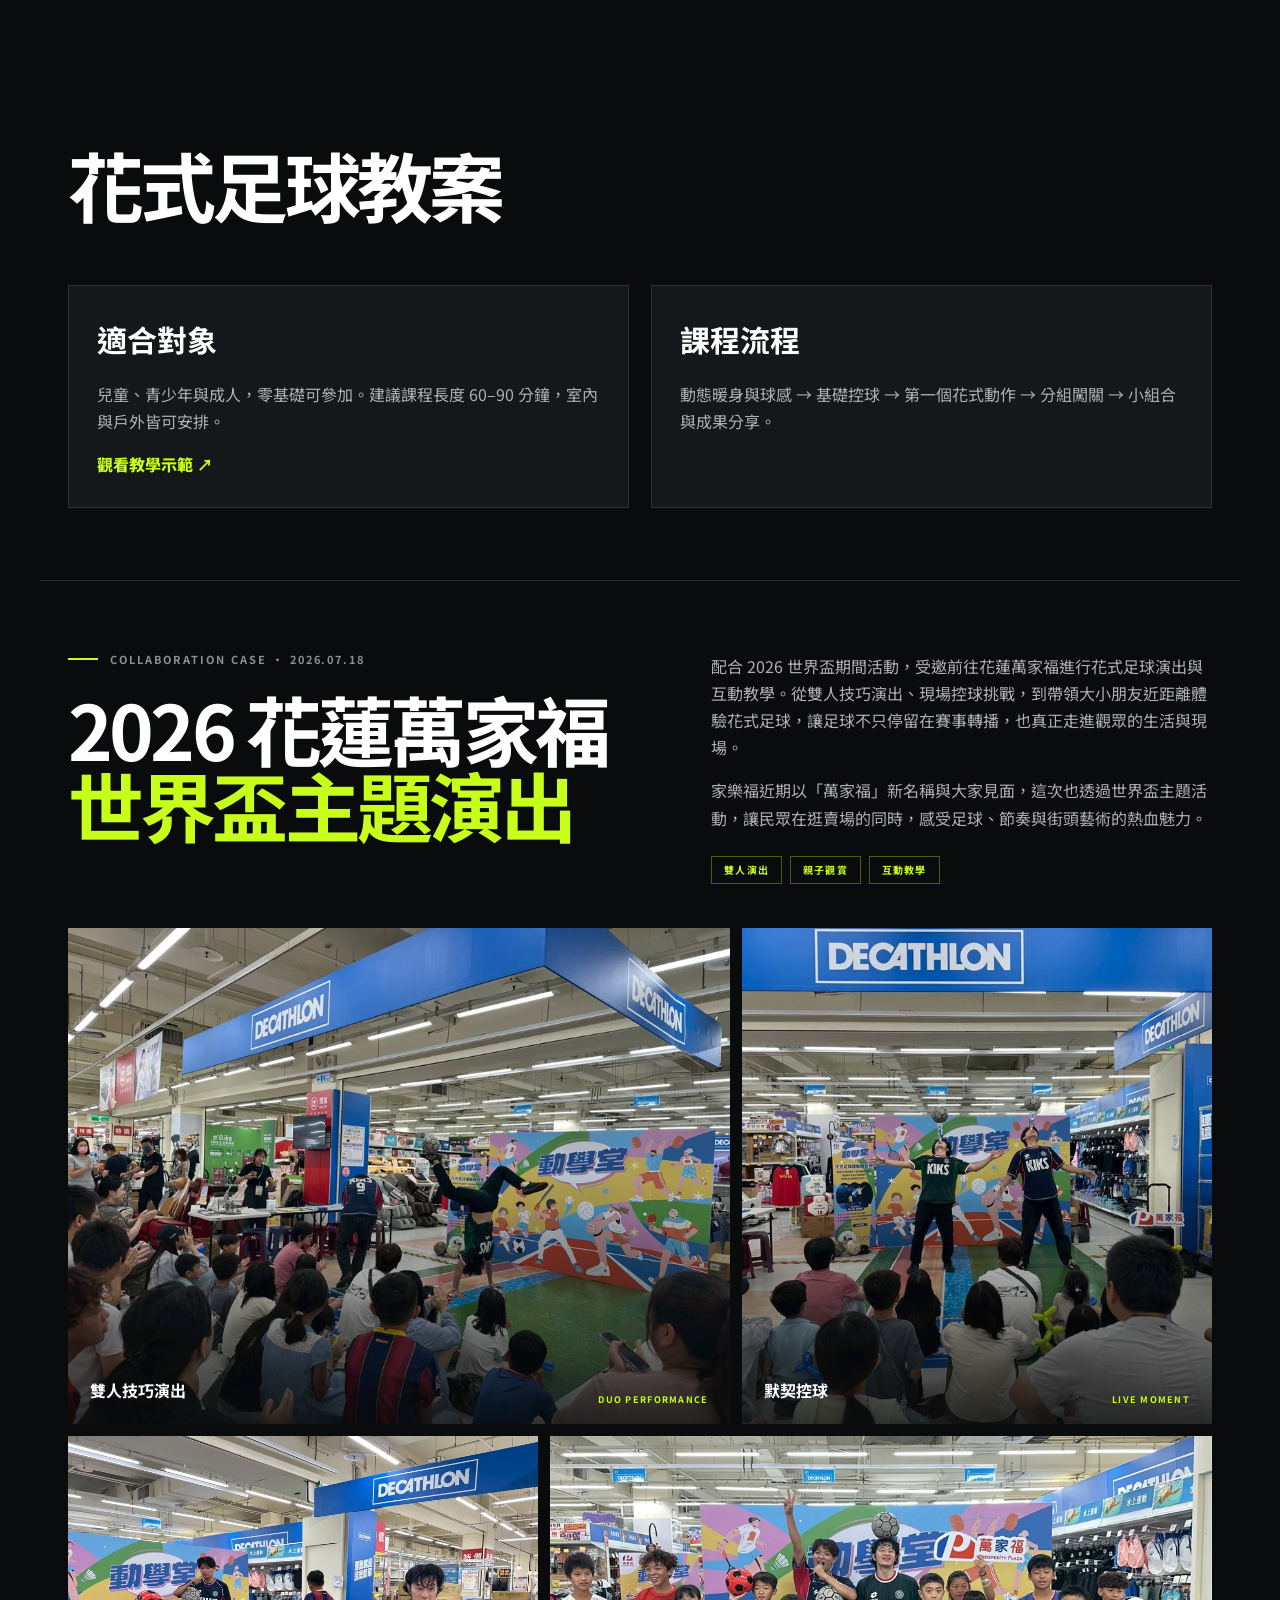
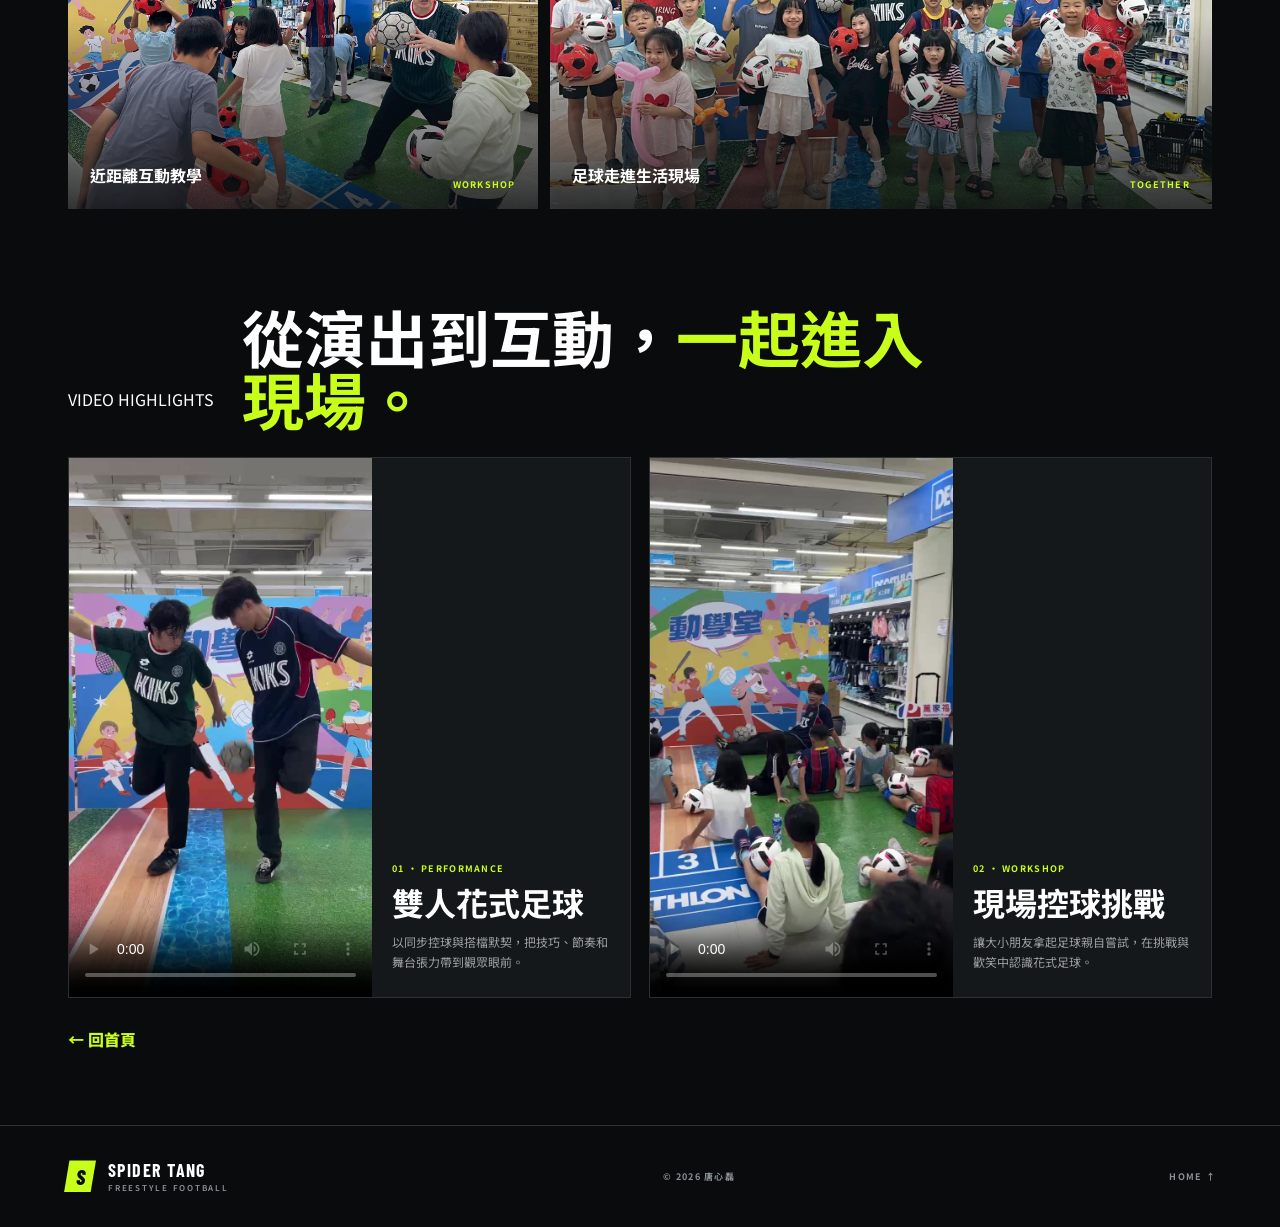
<file: services.html>
<!doctype html>
<html lang="zh-Hant">
  <head>
    <!-- 子頁基本設定：UTF-8、響應式 viewport、頁面標題與共用 favicon。 -->
    <meta charset="UTF-8" />
    <meta name="viewport" content="width=device-width,initial-scale=1" />
    <title>演出合作與花式足球教學｜唐心磊</title>

    <!--
      共用字型與樣式；合作卡片與雙欄網格由 pages.css 管理，
      花蓮萬家福活動照片、影片與 RWD 位於 services-event.css。
    -->
    <link rel="icon" href="assets/favicon.svg" />
    <link rel="preconnect" href="https://fonts.googleapis.com" />
    <link rel="preconnect" href="https://fonts.gstatic.com" crossorigin />
    <link
      href="https://fonts.googleapis.com/css2?family=Barlow+Condensed:ital,wght@0,500;0,700;0,800;1,700&family=Noto+Sans+TC:wght@400;600;700;900&display=swap"
      rel="stylesheet"
    />
    <link rel="stylesheet" href="styles.css" />
    <link rel="stylesheet" href="pages.css" />
    <link rel="stylesheet" href="services-event.css" />
  </head>
  <body>
    <!--
      子頁共用頁首：品牌連回首頁；導覽列省略「演出合作」本頁入口，
      邀約按鈕直接導向首頁的 #contact 區塊。
    -->
    <header class="site-header">
      <a class="brand" href="index.html">
        <span class="brand-mark">S</span>
        <span>
          <strong>SPIDER TANG</strong>
          <small>FREESTYLE FOOTBALL</small>
        </span>
      </a>
      <nav class="site-nav">
        <a href="about.html">關於我</a>
        <a href="family.html">親子演出</a>
        <a href="signature.html">得意技</a>
        <a href="experience.html">重要經歷</a>
        <a class="nav-cta" href="index.html#contact">邀請演出</a>
      </nav>
    </header>

    <!-- 演出合作頁主要內容。 -->
    <main class="subpage-main">
      <!-- 頁面 Hero：概括可依場地、觀眾與活動流程客製的合作方向。 -->
      <section class="subpage-hero">
        <div>
          <p class="eyebrow">
            <span></span>
            Show · Workshop · Collaboration
          </p>
          <h1>
            把足球，
            <br />
            變成全場的<span>共同節奏。</span>
          </h1>
          <p>
            提供商業演出、校園活動、品牌家庭日、街頭互動、親子演出與花式足球工作坊。依活動場地、觀眾年齡及流程需求，設計最適合的演出內容。
          </p>
        </div>
        <img
          src="assets/photos/performance/ANDY7516.jpg"
          alt="花式足球現場演出"
        />
      </section>

      <!-- 合作形式：四張卡片涵蓋舞台、親子、校園與品牌跨界需求。 -->
      <section class="page-section">
        <h2>合作形式</h2>
        <div class="page-grid">
          <article class="page-card">
            <h3>舞台演出</h3>
            <p>
              以
              Lower、Upper、Sit-down、Transition、雙球控制與跨界技巧，搭配音樂、節奏及現場互動，打造高辨識度演出。
            </p>
          </article>
          <article class="page-card">
            <h3>親子共同演出</h3>
            <p>
              父女結合花式足球與
              breaking，適合家庭日、兒童節慶、親子活動與校園舞台。
            </p>
          </article>
          <article class="page-card">
            <h3>校園推廣</h3>
            <p>
              以示範、挑戰與互動帶學生認識花式足球，強調協調、專注、耐心與創意。
            </p>
          </article>
          <article class="page-card">
            <h3>品牌與跨界合作</h3>
            <p>
              可依主題整合音樂、戲劇、馬戲、管樂、傀儡戲或產品內容，發展專屬橋段。
            </p>
          </article>
        </div>
      </section>

      <!--
        花式足球教案：左卡描述適合對象與外部示範影片，右卡描述課程流程。
        外部連結使用 noreferrer，避免新分頁取得原頁面的 window.opener 資訊。
      -->
      <section class="page-section">
        <h2>花式足球教案</h2>
        <div class="page-grid">
          <article class="page-card">
            <h3>適合對象</h3>
            <p>
              兒童、青少年與成人，零基礎可參加。建議課程長度 60–90
              分鐘，室內與戶外皆可安排。
            </p>
            <a
              class="page-link"
              href="https://www.facebook.com/share/r/1BWEJ2tgqP/?mibextid=wwXIfr"
              target="_blank"
              rel="noreferrer"
            >
              觀看教學示範 ↗
            </a>
          </article>
          <article class="page-card">
            <h3>課程流程</h3>
            <p>
              動態暖身與球感 → 基礎控球 → 第一個花式動作 → 分組闖關 →
              小組合與成果分享。
            </p>
          </article>
        </div>
      </section>

      <!--
        2026 花蓮萬家福合作案例：原始照片與影片皆保存於 repository，
        圖片以 WebP srcset 優先載入並保留 JPEG fallback；影片不自動播放。
      -->
      <section
        class="page-section event-story"
        id="hualien-wanjiafu-2026"
        aria-labelledby="hualien-event-title"
      >
        <header class="event-story-heading" data-reveal>
          <div>
            <p class="eyebrow">
              <span></span>
              Collaboration Case · 2026.07.18
            </p>
            <h2 id="hualien-event-title">
              2026 花蓮萬家福
              <span>世界盃主題演出</span>
            </h2>
          </div>
          <div class="event-story-copy">
            <p>
              配合 2026 世界盃期間活動，受邀前往花蓮萬家福進行花式足球演出與互動教學。從雙人技巧演出、現場控球挑戰，到帶領大小朋友近距離體驗花式足球，讓足球不只停留在賽事轉播，也真正走進觀眾的生活與現場。
            </p>
            <p>
              家樂福近期以「萬家福」新名稱與大家見面，這次也透過世界盃主題活動，讓民眾在逛賣場的同時，感受足球、節奏與街頭藝術的熱血魅力。
            </p>
            <ul class="event-tags" aria-label="活動內容">
              <li>雙人演出</li>
              <li>親子觀賞</li>
              <li>互動教學</li>
            </ul>
          </div>
        </header>

        <!-- 活動照片：四種畫面分別呈現演出、觀眾、教學與全場參與。 -->
        <div class="event-gallery" aria-label="花蓮萬家福活動照片" data-reveal>
          <figure class="event-photo">
            <picture>
              <source
                type="image/webp"
                srcset="
                  assets/media/20260718-hualien-wanjiafu/duo-handstand-960.webp   960w,
                  assets/media/20260718-hualien-wanjiafu/duo-handstand-1440.webp 1440w
                "
                sizes="(max-width: 900px) 100vw, 58vw"
              />
              <img
                src="assets/media/20260718-hualien-wanjiafu/duo-handstand.jpg"
                width="1477"
                height="1108"
                loading="lazy"
                decoding="async"
                alt="雙人花式足球演出中，一位演出者倒立控球，現場觀眾近距離觀看"
              />
            </picture>
            <figcaption>
              <strong>雙人技巧演出</strong>
              <span>DUO PERFORMANCE</span>
            </figcaption>
          </figure>
          <figure class="event-photo">
            <picture>
              <source
                type="image/webp"
                srcset="
                  assets/media/20260718-hualien-wanjiafu/duo-ball-control-960.webp   960w,
                  assets/media/20260718-hualien-wanjiafu/duo-ball-control-1440.webp 1440w
                "
                sizes="(max-width: 900px) 100vw, 42vw"
              />
              <img
                src="assets/media/20260718-hualien-wanjiafu/duo-ball-control.jpg"
                width="1477"
                height="1108"
                loading="lazy"
                decoding="async"
                alt="兩位花式足球演出者在觀眾面前同步以額頭控球"
              />
            </picture>
            <figcaption>
              <strong>默契控球</strong>
              <span>LIVE MOMENT</span>
            </figcaption>
          </figure>
          <figure class="event-photo">
            <picture>
              <source
                type="image/webp"
                srcset="
                  assets/media/20260718-hualien-wanjiafu/workshop-guidance-960.webp   960w,
                  assets/media/20260718-hualien-wanjiafu/workshop-guidance-1440.webp 1440w
                "
                sizes="(max-width: 900px) 100vw, 42vw"
              />
              <img
                src="assets/media/20260718-hualien-wanjiafu/workshop-guidance.jpg"
                width="1477"
                height="1108"
                loading="lazy"
                decoding="async"
                alt="教練帶領多位孩子練習以身體控制足球"
              />
            </picture>
            <figcaption>
              <strong>近距離互動教學</strong>
              <span>WORKSHOP</span>
            </figcaption>
          </figure>
          <figure class="event-photo">
            <picture>
              <source
                type="image/webp"
                srcset="
                  assets/media/20260718-hualien-wanjiafu/workshop-group-960.webp   960w,
                  assets/media/20260718-hualien-wanjiafu/workshop-group-1440.webp 1440w
                "
                sizes="(max-width: 900px) 100vw, 58vw"
              />
              <img
                src="assets/media/20260718-hualien-wanjiafu/workshop-group.jpg"
                width="1706"
                height="960"
                loading="lazy"
                decoding="async"
                alt="兩位演出者與參加花式足球體驗的孩子們開心合照"
              />
            </picture>
            <figcaption>
              <strong>足球走進生活現場</strong>
              <span>TOGETHER</span>
            </figcaption>
          </figure>
        </div>

        <!-- 精選直式影片：使用原生 controls，保留使用者對播放與音量的控制。 -->
        <div class="event-video-section" data-reveal>
          <div class="event-video-heading">
            <p class="section-kicker">VIDEO HIGHLIGHTS</p>
            <h3>從演出到互動，<span>一起進入現場。</span></h3>
          </div>
          <div class="event-video-grid">
            <article class="event-video-card">
              <div class="event-video-frame">
                <video
                  controls
                  playsinline
                  preload="metadata"
                  poster="assets/media/20260718-hualien-wanjiafu/duo-performance-poster.jpg"
                  aria-label="雙人花式足球演出精選影片"
                >
                  <source
                    src="assets/media/20260718-hualien-wanjiafu/duo-performance.mp4"
                    type="video/mp4"
                  />
                  你的瀏覽器無法播放這支影片。
                  <a href="assets/media/20260718-hualien-wanjiafu/duo-performance.mp4">
                    下載雙人演出影片
                  </a>
                </video>
              </div>
              <div class="event-video-copy">
                <p>01 · PERFORMANCE</p>
                <h4>雙人花式足球</h4>
                <p>以同步控球與搭檔默契，把技巧、節奏和舞台張力帶到觀眾眼前。</p>
              </div>
            </article>
            <article class="event-video-card">
              <div class="event-video-frame">
                <video
                  controls
                  playsinline
                  preload="metadata"
                  poster="assets/media/20260718-hualien-wanjiafu/workshop-interaction-poster.jpg"
                  aria-label="親子花式足球互動教學精選影片"
                >
                  <source
                    src="assets/media/20260718-hualien-wanjiafu/workshop-interaction.mp4"
                    type="video/mp4"
                  />
                  你的瀏覽器無法播放這支影片。
                  <a href="assets/media/20260718-hualien-wanjiafu/workshop-interaction.mp4">
                    下載互動教學影片
                  </a>
                </video>
              </div>
              <div class="event-video-copy">
                <p>02 · WORKSHOP</p>
                <h4>現場控球挑戰</h4>
                <p>讓大小朋友拿起足球親自嘗試，在挑戰與歡笑中認識花式足球。</p>
              </div>
            </article>
          </div>
        </div>

        <a class="back-home" href="index.html">← 回首頁</a>
      </section>
    </main>

    <!-- 共用頁尾；data-year 由 script.js 動態填入。 -->
    <footer class="site-footer">
      <div class="brand footer-brand">
        <span class="brand-mark">S</span>
        <span>
          <strong>SPIDER TANG</strong>
          <small>FREESTYLE FOOTBALL</small>
        </span>
      </div>
      <p>
        ©
        <span data-year></span>
        唐心磊
      </p>
      <a href="index.html">HOME ↑</a>
    </footer>

    <!-- 共用腳本負責頁尾年份；不存在的首頁互動元素會由 guard 安全略過。 -->
    <script src="script.js"></script>
  </body>
</html>
</file>
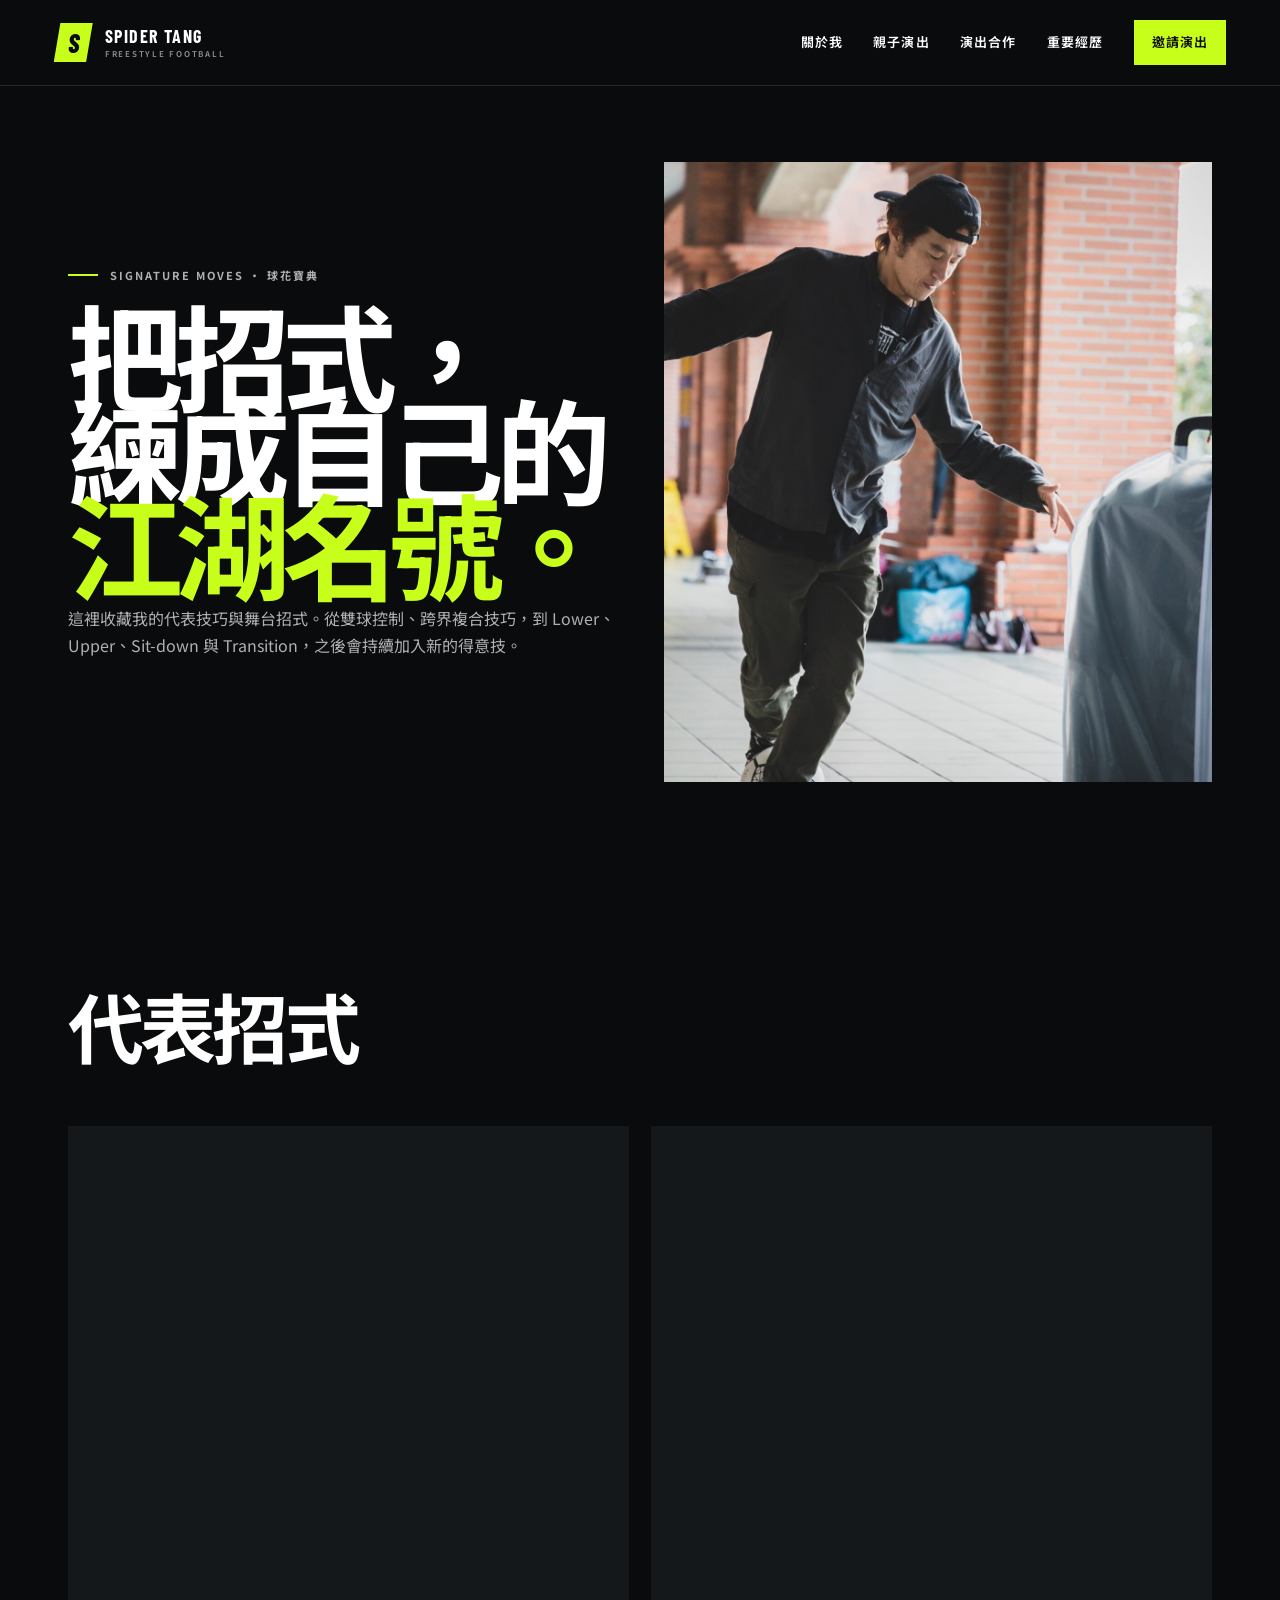
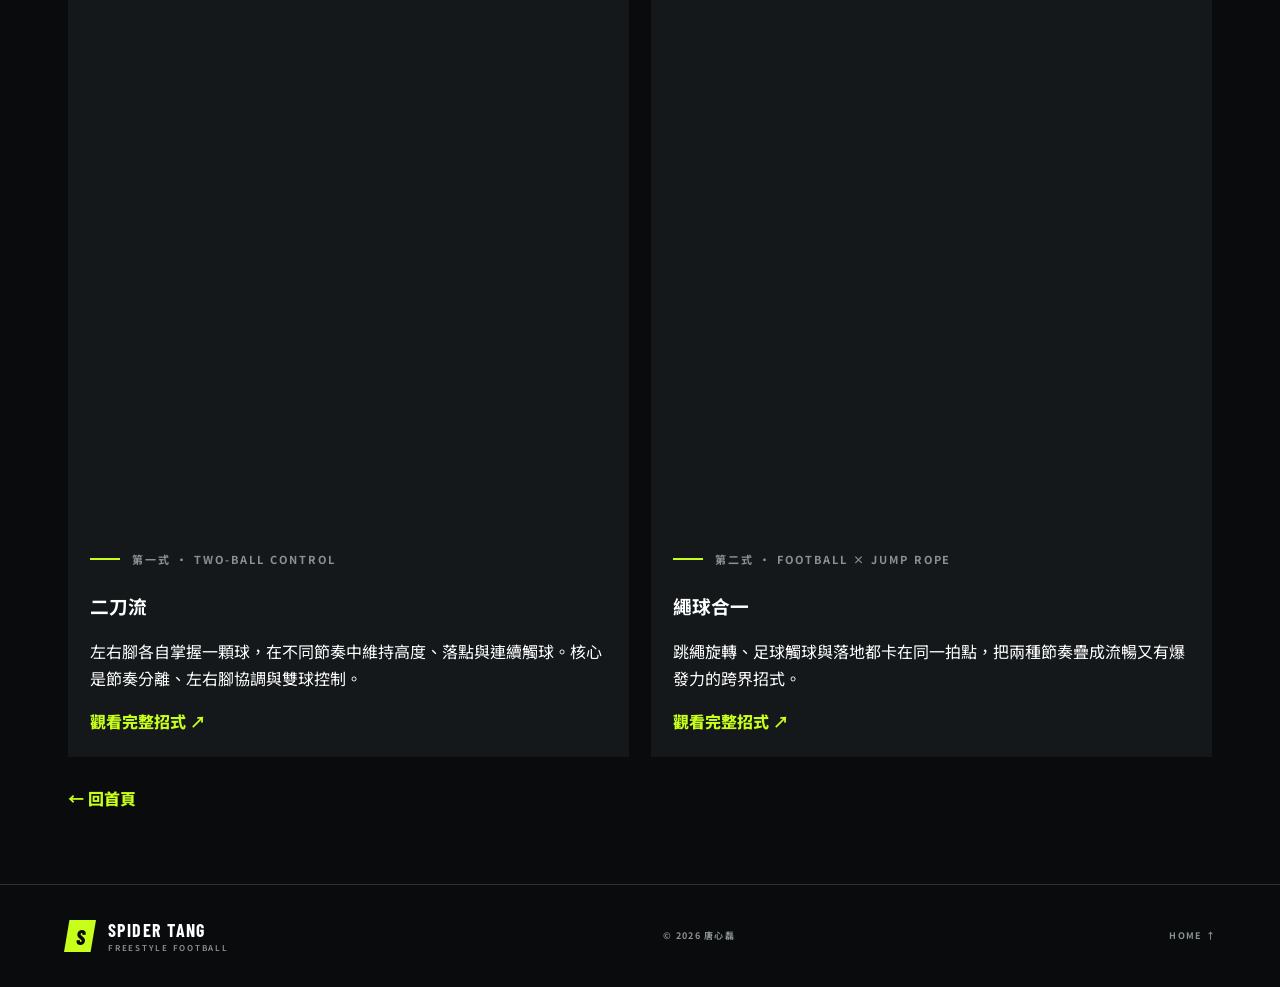
<file: signature.html>
<!doctype html>
<html lang="zh-Hant">
  <head>
    <!-- 子頁基本設定：UTF-8、響應式 viewport、頁面標題與共用 favicon。 -->
    <meta charset="UTF-8" />
    <meta name="viewport" content="width=device-width,initial-scale=1" />
    <title>得意技・球花寶典｜唐心磊</title>

    <!-- 共用字型與樣式；video-grid 與 video-card 的子頁版型定義於 pages.css。 -->
    <link rel="icon" href="assets/favicon.svg" />
    <link rel="preconnect" href="https://fonts.googleapis.com" />
    <link rel="preconnect" href="https://fonts.gstatic.com" crossorigin />
    <link
      href="https://fonts.googleapis.com/css2?family=Barlow+Condensed:ital,wght@0,500;0,700;0,800;1,700&family=Noto+Sans+TC:wght@400;600;700;900&display=swap"
      rel="stylesheet"
    />
    <link rel="stylesheet" href="styles.css" />
    <link rel="stylesheet" href="pages.css" />
  </head>
  <body>
    <!--
      子頁共用頁首：品牌連回首頁；導覽列省略「得意技」本頁入口，
      讓使用者快速前往其他內容或首頁聯絡區。
    -->
    <header class="site-header">
      <a class="brand" href="index.html">
        <span class="brand-mark">S</span>
        <span>
          <strong>SPIDER TANG</strong>
          <small>FREESTYLE FOOTBALL</small>
        </span>
      </a>
      <nav class="site-nav">
        <a href="about.html">關於我</a>
        <a href="family.html">親子演出</a>
        <a href="services.html">演出合作</a>
        <a href="experience.html">重要經歷</a>
        <a class="nav-cta" href="index.html#contact">邀請演出</a>
      </nav>
    </header>

    <!-- 得意技頁主要內容。 -->
    <main class="subpage-main">
      <!-- 頁面 Hero：說明「球花寶典」概念並建立代表招式的視覺語氣。 -->
      <section class="subpage-hero">
        <div>
          <p class="eyebrow">
            <span></span>
            Signature Moves · 球花寶典
          </p>
          <h1>
            把招式，
            <br />
            練成自己的<span>江湖名號。</span>
          </h1>
          <p>
            這裡收藏我的代表技巧與舞台招式。從雙球控制、跨界複合技巧，到
            Lower、Upper、Sit-down 與 Transition，之後會持續加入新的得意技。
          </p>
        </div>
        <img
          src="assets/photos/performance/ANDY7516.jpg"
          alt="唐心磊花式足球演出"
        />
      </section>

      <!--
        代表招式影片：每張 video-card 包含 privacy-enhanced YouTube iframe、
        招式名稱、技術說明及可在新分頁開啟的 Shorts 原始連結。
      -->
      <section class="page-section">
        <h2>代表招式</h2>
        <div class="video-grid">
          <article class="video-card">
            <iframe
              src="https://www.youtube-nocookie.com/embed/CFNJCOmJ7Kw"
              title="二刀流"
              loading="lazy"
              allowfullscreen
            ></iframe>
            <div>
              <p class="eyebrow">
                <span></span>
                第一式 · TWO-BALL CONTROL
              </p>
              <h3>二刀流</h3>
              <p>
                左右腳各自掌握一顆球，在不同節奏中維持高度、落點與連續觸球。核心是節奏分離、左右腳協調與雙球控制。
              </p>
              <a
                href="https://youtube.com/shorts/CFNJCOmJ7Kw"
                target="_blank"
                rel="noreferrer"
              >
                觀看完整招式 ↗
              </a>
            </div>
          </article>
          <article class="video-card">
            <iframe
              src="https://www.youtube-nocookie.com/embed/WzilNdCLoDQ"
              title="繩球合一"
              loading="lazy"
              allowfullscreen
            ></iframe>
            <div>
              <p class="eyebrow">
                <span></span>
                第二式 · FOOTBALL × JUMP ROPE
              </p>
              <h3>繩球合一</h3>
              <p>
                跳繩旋轉、足球觸球與落地都卡在同一拍點，把兩種節奏疊成流暢又有爆發力的跨界招式。
              </p>
              <a
                href="https://youtube.com/shorts/WzilNdCLoDQ"
                target="_blank"
                rel="noreferrer"
              >
                觀看完整招式 ↗
              </a>
            </div>
          </article>
        </div>
        <a class="back-home" href="index.html">← 回首頁</a>
      </section>
    </main>

    <!-- 共用頁尾；data-year 由 script.js 動態填入。 -->
    <footer class="site-footer">
      <div class="brand footer-brand">
        <span class="brand-mark">S</span>
        <span>
          <strong>SPIDER TANG</strong>
          <small>FREESTYLE FOOTBALL</small>
        </span>
      </div>
      <p>
        ©
        <span data-year></span>
        唐心磊
      </p>
      <a href="index.html">HOME ↑</a>
    </footer>

    <!-- 共用腳本負責頁尾年份；不存在的首頁互動元素會由 guard 安全略過。 -->
    <script src="script.js"></script>
  </body>
</html>
</file>
<file: styles.css>
:root {
  --ink: #090b0c;
  --ink-soft: #111517;
  --paper: #f1f0eb;
  --paper-deep: #deddd7;
  --acid: #c8ff1a;
  --family-pink: #f45b9a;
  --muted: #8a9194;
  --line-dark: rgba(255, 255, 255, 0.16);
  --line-light: rgba(9, 11, 12, 0.15);
  --sans: "Noto Sans TC", system-ui, sans-serif;
  --display: "Barlow Condensed", "Arial Narrow", sans-serif;
  --max: 1440px;
}

* { box-sizing: border-box; }

html {
  scroll-behavior: smooth;
  background: var(--ink);
}

body {
  margin: 0;
  color: var(--ink);
  background: var(--paper);
  font-family: var(--sans);
  font-size: 16px;
  line-height: 1.7;
  overflow-x: hidden;
}

body.menu-open { overflow: hidden; }

img { display: block; max-width: 100%; }
a { color: inherit; text-decoration: none; }
button { font: inherit; }

::selection { color: var(--ink); background: var(--acid); }

.sr-only {
  position: absolute;
  width: 1px;
  height: 1px;
  padding: 0;
  margin: -1px;
  overflow: hidden;
  clip: rect(0, 0, 0, 0);
  white-space: nowrap;
  border: 0;
}

.skip-link {
  position: fixed;
  z-index: 1000;
  top: 8px;
  left: 8px;
  padding: 10px 16px;
  color: var(--ink);
  background: var(--acid);
  transform: translateY(-150%);
}

.skip-link:focus { transform: translateY(0); }

.site-header {
  position: fixed;
  z-index: 100;
  top: 0;
  left: 0;
  right: 0;
  display: flex;
  align-items: center;
  justify-content: space-between;
  min-height: 86px;
  padding: 0 clamp(22px, 4.2vw, 72px);
  color: white;
  border-bottom: 1px solid rgba(255, 255, 255, 0.12);
  transition: background 220ms ease, min-height 220ms ease, backdrop-filter 220ms ease;
}

.site-header.scrolled {
  min-height: 70px;
  background: rgba(9, 11, 12, 0.88);
  backdrop-filter: blur(14px);
}

.brand { display: inline-flex; align-items: center; gap: 12px; }
.brand > span:last-child { display: grid; line-height: 1; }
.brand strong { font-family: var(--display); font-size: 18px; letter-spacing: 0.08em; }
.brand small { margin-top: 5px; color: var(--muted); font: 600 8px/1 var(--sans); letter-spacing: 0.22em; }

.brand-mark {
  display: grid;
  place-items: center;
  width: 39px;
  aspect-ratio: 1;
  color: var(--ink);
  background: var(--acid);
  font: italic 800 26px/1 var(--display);
  clip-path: polygon(17% 0, 100% 0, 83% 100%, 0 100%);
}

.site-nav { display: flex; align-items: center; gap: clamp(22px, 2.4vw, 42px); }
.site-nav a {
  position: relative;
  font-size: 13px;
  font-weight: 600;
  letter-spacing: 0.08em;
}

.site-nav a:not(.nav-cta)::after {
  content: "";
  position: absolute;
  left: 0;
  right: 100%;
  bottom: -8px;
  height: 2px;
  background: var(--acid);
  transition: right 180ms ease;
}

.site-nav a:not(.nav-cta):hover::after { right: 0; }
.nav-cta { padding: 11px 18px; color: var(--ink); background: var(--acid); }

.menu-toggle {
  display: none;
  width: 46px;
  height: 46px;
  padding: 0;
  color: white;
  background: transparent;
  border: 1px solid var(--line-dark);
}

.menu-toggle span:not(.sr-only) {
  display: block;
  width: 20px;
  height: 1px;
  margin: 6px auto;
  background: currentColor;
  transition: transform 180ms ease;
}

.hero {
  position: relative;
  display: grid;
  grid-template-columns: minmax(0, 1.08fr) minmax(360px, 0.92fr);
  align-items: center;
  min-height: 100svh;
  padding: 130px clamp(22px, 6vw, 96px) 80px;
  color: white;
  background: var(--ink);
  isolation: isolate;
}

.hero-grid {
  position: absolute;
  z-index: -3;
  inset: 0;
  opacity: 0.45;
  background-image:
    linear-gradient(rgba(255,255,255,.045) 1px, transparent 1px),
    linear-gradient(90deg, rgba(255,255,255,.045) 1px, transparent 1px);
  background-size: 80px 80px;
  mask-image: linear-gradient(to right, black, transparent 78%);
}

.hero-noise {
  position: absolute;
  z-index: -1;
  inset: 0;
  pointer-events: none;
  opacity: 0.035;
  background-image: url("data:image/svg+xml,%3Csvg viewBox='0 0 180 180' xmlns='http://www.w3.org/2000/svg'%3E%3Cfilter id='n'%3E%3CfeTurbulence type='fractalNoise' baseFrequency='.9' numOctaves='4' stitchTiles='stitch'/%3E%3C/filter%3E%3Crect width='100%25' height='100%25' filter='url(%23n)' opacity='.8'/%3E%3C/svg%3E");
}

.hero-ghost {
  position: absolute;
  z-index: -2;
  left: -0.05em;
  bottom: -0.23em;
  margin: 0;
  color: transparent;
  -webkit-text-stroke: 1px rgba(255, 255, 255, 0.08);
  font: 800 clamp(130px, 21vw, 360px)/0.75 var(--display);
  letter-spacing: -0.035em;
  white-space: nowrap;
}

.hero-copy { position: relative; z-index: 2; max-width: 820px; padding-right: clamp(20px, 4vw, 70px); }

.eyebrow {
  display: flex;
  align-items: center;
  gap: 12px;
  margin: 0 0 24px;
  color: var(--muted);
  font: 700 11px/1.2 var(--sans);
  letter-spacing: 0.18em;
  text-transform: uppercase;
}

.eyebrow > span { width: 30px; height: 2px; background: var(--acid); }

.hero h1 { margin: 0; }
.name-zh {
  display: block;
  font: 900 clamp(68px, 9vw, 152px)/0.8 var(--sans);
  letter-spacing: -0.09em;
}

.name-en {
  display: block;
  margin-top: 19px;
  color: rgba(255, 255, 255, 0.62);
  font: 600 clamp(20px, 2.1vw, 36px)/1 var(--display);
  letter-spacing: 0.18em;
}

.name-en em { color: var(--acid); font-style: italic; }

.hero-statement {
  margin: clamp(36px, 5vw, 70px) 0 20px;
  font-size: clamp(25px, 2.55vw, 43px);
  font-weight: 700;
  line-height: 1.35;
  letter-spacing: -0.04em;
}

.hero-statement span,
.section-heading h2 span,
.contact h2 span { color: var(--acid); }

.hero-intro { max-width: 570px; margin: 0; color: rgba(255,255,255,.62); font-size: 15px; }
.hero-actions { display: flex; flex-wrap: wrap; gap: 12px; margin-top: 36px; }

.button {
  display: inline-flex;
  align-items: center;
  justify-content: space-between;
  gap: 36px;
  min-width: 176px;
  padding: 14px 18px;
  font-size: 13px;
  font-weight: 800;
  letter-spacing: 0.08em;
  transition: transform 180ms ease, color 180ms ease, background 180ms ease;
}

.button:hover { transform: translateY(-3px); }
.button-primary { color: var(--ink); background: var(--acid); }
.button-ghost { border: 1px solid rgba(255,255,255,.28); }
.button-ghost:hover { color: var(--ink); background: white; }

.hero-visual {
  position: relative;
  width: min(100%, 590px);
  height: min(76vh, 820px);
  min-height: 570px;
  justify-self: end;
}

.hero-frame {
  position: absolute;
  inset: 0 0 0 8%;
  overflow: hidden;
  background: var(--ink-soft);
  clip-path: polygon(10% 0, 100% 0, 100% 92%, 88% 100%, 0 100%, 0 8%);
}

.hero-frame::before {
  content: "";
  position: absolute;
  z-index: 3;
  inset: 14px;
  border: 1px solid rgba(255,255,255,.28);
  clip-path: inherit;
  pointer-events: none;
}

.hero-frame img {
  width: 100%;
  height: 100%;
  object-fit: cover;
  object-position: 50% 38%;
  filter: saturate(.72) contrast(1.05);
  transform: scale(1.02);
}

.hero-image-wash {
  position: absolute;
  inset: 0;
  background:
    linear-gradient(to top, rgba(9,11,12,.7), transparent 36%),
    linear-gradient(110deg, rgba(200,255,26,.14), transparent 42%);
  mix-blend-mode: screen;
}

.hero-stamp {
  position: absolute;
  left: 0;
  top: 13%;
  display: grid;
  width: 96px;
  padding: 13px 8px 11px;
  color: var(--ink);
  background: var(--acid);
  text-align: center;
  transform: rotate(-4deg);
}

.hero-stamp span { font: 800 8px/1.1 var(--sans); letter-spacing: .14em; }
.hero-stamp strong { font: 800 54px/.9 var(--display); }
.hero-caption {
  position: absolute;
  right: -38px;
  bottom: 70px;
  margin: 0;
  color: rgba(255,255,255,.5);
  font: 700 9px/1 var(--sans);
  letter-spacing: .25em;
  transform: rotate(90deg);
  transform-origin: bottom right;
}

.hero-scroll {
  position: absolute;
  left: clamp(22px, 4vw, 72px);
  bottom: 28px;
  display: flex;
  align-items: center;
  gap: 15px;
  color: rgba(255,255,255,.35);
  font: 700 8px/1 var(--sans);
  letter-spacing: .2em;
}

.hero-scroll i { width: 75px; height: 1px; background: rgba(255,255,255,.28); }

.marquee { overflow: hidden; color: var(--ink); background: var(--acid); }
.marquee-track {
  display: flex;
  align-items: center;
  width: max-content;
  padding: 16px 0;
  animation: marquee 26s linear infinite;
}

.marquee span { padding: 0 24px; font: italic 800 20px/1 var(--display); letter-spacing: .06em; }
.marquee i { font-style: normal; }

@keyframes marquee { to { transform: translateX(-50%); } }

.section { position: relative; padding: clamp(96px, 10vw, 160px) clamp(22px, 6vw, 96px); }
.section-number {
  position: absolute;
  top: clamp(40px, 5vw, 80px);
  right: clamp(22px, 5vw, 80px);
  color: rgba(9,11,12,.08);
  font: 800 clamp(90px, 12vw, 190px)/1 var(--display);
}

.section-number.light { color: rgba(255,255,255,.07); }
.section-heading { position: relative; z-index: 1; max-width: var(--max); margin: 0 auto clamp(56px, 7vw, 105px); }
.section-heading h2,
.contact h2 {
  margin: 0;
  font-size: clamp(43px, 6vw, 90px);
  font-weight: 900;
  line-height: 1.16;
  letter-spacing: -0.075em;
}

.section-heading h2 em { color: var(--acid); font-style: normal; }
.about-grid {
  display: grid;
  grid-template-columns: minmax(0, 1.08fr) minmax(340px, .92fr);
  gap: clamp(40px, 8vw, 130px);
  align-items: center;
  max-width: var(--max);
  margin: 0 auto;
}

.about-photo { position: relative; margin: 0; }
.about-photo::before {
  content: "";
  position: absolute;
  z-index: -1;
  top: -16px;
  right: -16px;
  width: 45%;
  height: 54%;
  background: var(--acid);
}

.about-photo img { width: 100%; aspect-ratio: 4/3; object-fit: cover; filter: saturate(.8); }
.about-photo figcaption { margin-top: 12px; color: var(--muted); font: 700 9px/1 var(--sans); letter-spacing: .2em; }
.about-copy .lead { margin-top: 0; font-size: clamp(22px, 2.3vw, 34px); font-weight: 800; line-height: 1.45; letter-spacing: -.04em; }
.about-copy > p:not(.lead) { color: #555d60; }

.about-stats { display: grid; grid-template-columns: repeat(3, 1fr); gap: 1px; margin: 48px 0 0; background: var(--line-light); }
.about-stats div { padding: 22px 14px; background: var(--paper); }
.about-stats dt { font: 800 clamp(26px, 2.8vw, 44px)/1 var(--display); }
.about-stats dd { margin: 12px 0 0; color: #697174; font-size: 10px; font-weight: 600; line-height: 1.6; }

.story-feature {
  position: relative;
  display: grid;
  grid-template-columns: minmax(0, 1fr) minmax(420px, 1fr);
  gap: clamp(42px, 6vw, 90px);
  align-items: center;
  max-width: var(--max);
  margin: clamp(85px, 11vw, 165px) auto 0;
  padding: clamp(24px, 4vw, 58px);
  color: white;
  background:
    radial-gradient(circle at 100% 0, rgba(200,255,26,.12), transparent 32%),
    var(--ink);
  overflow: hidden;
}
.story-feature::before {
  content: "80";
  position: absolute;
  right: -.04em;
  bottom: -.28em;
  color: transparent;
  -webkit-text-stroke: 1px rgba(255,255,255,.06);
  font: 800 clamp(180px, 24vw, 340px)/1 var(--display);
  pointer-events: none;
}
.story-media { position: relative; z-index: 1; align-self: start; }
.story-video-frame { position: relative; width: 100%; aspect-ratio: 16 / 9; overflow: hidden; background: #050607; box-shadow: 16px 16px 0 var(--acid); }
.story-video-frame iframe { width: 100%; height: 100%; border: 0; }
.story-media-caption { display: flex; align-items: start; justify-content: space-between; gap: 28px; margin-top: 31px; }
.story-media-caption span { flex: 0 0 auto; color: var(--acid); font: 700 8px/1 var(--sans); letter-spacing: .17em; }
.story-media-caption p { max-width: 410px; margin: 0; color: rgba(255,255,255,.52); font-size: 11px; font-weight: 600; line-height: 1.6; }
.story-copy { position: relative; z-index: 1; }
.story-copy h3 { margin: 0; font-size: clamp(38px, 4.8vw, 68px); font-weight: 900; line-height: 1.16; letter-spacing: -.07em; }
.story-copy h3 span { color: var(--acid); }
.story-lead { margin: 28px 0 0; color: rgba(255,255,255,.62); font-size: 14px; }
.story-timeline { display: grid; grid-template-columns: 1fr 1fr; gap: 1px; margin: 35px 0 0; padding: 1px; background: var(--line-dark); list-style: none; }
.story-timeline li { display: grid; grid-template-columns: 34px 1fr; gap: 13px; padding: 18px; background: rgba(17,21,23,.92); }
.story-timeline li > span { color: var(--acid); font: 800 17px/1 var(--display); }
.story-timeline strong { display: block; margin-bottom: 5px; font-size: 12px; }
.story-timeline p { margin: 0; color: rgba(255,255,255,.46); font-size: 10px; line-height: 1.65; }
.story-copy blockquote { margin: 32px 0 0; padding: 0 0 0 20px; color: rgba(255,255,255,.72); border-left: 3px solid var(--family-pink); font-size: 13px; font-weight: 700; }
.story-links { display: flex; flex-wrap: wrap; gap: 14px 30px; margin-top: 31px; }
.story-links a { padding-bottom: 5px; border-bottom: 1px solid rgba(255,255,255,.32); font-size: 10px; font-weight: 700; letter-spacing: .07em; }
.story-links a:hover { color: var(--acid); }
.story-links i { margin-left: 8px; color: var(--acid); font-style: normal; }
.story-timeline-milestone { grid-column: 1 / -1; }

.brazil-feature {
  position: relative;
  display: grid;
  grid-template-columns: minmax(0, 1fr) minmax(420px, 1fr);
  gap: clamp(42px, 6vw, 80px);
  align-items: start;
  max-width: var(--max);
  margin: clamp(72px, 9vw, 120px) auto 0;
  padding: clamp(24px, 4vw, 58px);
  color: white;
  background:
    radial-gradient(circle at 0% 100%, rgba(200,255,26,.09), transparent 36%),
    var(--ink);
  overflow: hidden;
}
.brazil-feature::before {
  content: "2014";
  position: absolute;
  left: -.03em;
  bottom: -.28em;
  color: transparent;
  -webkit-text-stroke: 1px rgba(255,255,255,.06);
  font: 800 clamp(140px, 20vw, 280px)/1 var(--display);
  pointer-events: none;
}
.brazil-copy { position: relative; z-index: 1; }
.brazil-copy h3 { margin: 0; font-size: clamp(36px, 4.6vw, 62px); font-weight: 900; line-height: 1.16; letter-spacing: -.07em; }
.brazil-copy h3 span { color: var(--acid); }
.brazil-lead { margin: 24px 0 0; color: rgba(255,255,255,.62); font-size: 14px; line-height: 1.75; }
.brazil-facts { display: grid; grid-template-columns: repeat(3, 1fr); gap: 1px; margin: 32px 0 0; background: var(--line-dark); }
.brazil-facts div { padding: 18px 16px; background: rgba(17,21,23,.92); }
.brazil-facts strong { display: block; font: 800 clamp(18px, 2vw, 26px)/1 var(--display); color: var(--acid); }
.brazil-facts span { display: block; margin-top: 8px; color: rgba(255,255,255,.46); font-size: 10px; font-weight: 600; line-height: 1.6; }
.brazil-album-link { display: inline-flex; align-items: center; gap: 8px; margin-top: 32px; padding-bottom: 5px; border-bottom: 1px solid rgba(255,255,255,.32); font-size: 10px; font-weight: 700; letter-spacing: .07em; }
.brazil-album-link:hover { color: var(--acid); }
.brazil-album-link i { color: var(--acid); font-style: normal; }
.brazil-gallery {
  position: relative;
  z-index: 1;
  display: grid;
  grid-template-columns: 1fr 1fr;
  grid-template-rows: 1fr 1fr;
  gap: 8px;
  min-height: 480px;
}
.brazil-photo { position: relative; overflow: hidden; margin: 0; background: var(--ink-soft); }
.brazil-photo img { width: 100%; height: 100%; object-fit: cover; filter: saturate(.8); transition: filter 450ms ease, transform 700ms cubic-bezier(.2,.8,.2,1); }
.brazil-photo:hover img { filter: saturate(1); transform: scale(1.035); }
.brazil-photo-main { grid-row: 1 / 3; }

.family-show {
  color: white;
  background:
    radial-gradient(circle at 88% 12%, rgba(244,91,154,.18), transparent 28%),
    var(--ink);
  overflow: hidden;
}
.family-show::before {
  content: "FAMILY";
  position: absolute;
  left: -.035em;
  bottom: -.22em;
  color: transparent;
  -webkit-text-stroke: 1px rgba(255,255,255,.055);
  font: 800 clamp(160px, 25vw, 390px)/.8 var(--display);
  pointer-events: none;
}
.family-show .split-heading > p { color: rgba(255,255,255,.58); }
.family-grid {
  position: relative;
  z-index: 1;
  display: grid;
  grid-template-columns: minmax(430px, 1.08fr) minmax(360px, .92fr);
  gap: clamp(55px, 8vw, 125px);
  align-items: center;
  max-width: var(--max);
  margin: 0 auto;
}
.family-gallery {
  display: grid;
  grid-template-columns: 1.18fr .82fr;
  grid-template-rows: 1fr 1fr;
  gap: 14px;
  min-height: 720px;
}
.family-photo { position: relative; overflow: hidden; margin: 0; background: var(--ink-soft); }
.family-photo-main { grid-row: 1 / 3; }
.family-photo::after {
  content: "";
  position: absolute;
  inset: 0;
  background: linear-gradient(to top, rgba(9,11,12,.52), transparent 42%);
  pointer-events: none;
}
.family-photo img {
  width: 100%;
  height: 100%;
  object-fit: cover;
  filter: saturate(.82) contrast(1.03);
  transition: filter 450ms ease, transform 700ms cubic-bezier(.2,.8,.2,1);
}
.family-photo:hover img { filter: saturate(1.05); transform: scale(1.035); }
.family-photo-main img { object-position: 50% 48%; }
.family-photo-upper img { object-position: 50% 34%; }
.family-photo-action img { object-position: 51% 50%; }
.family-photo figcaption {
  position: absolute;
  z-index: 1;
  left: 20px;
  bottom: 18px;
  color: var(--acid);
  font: 700 9px/1 var(--sans);
  letter-spacing: .16em;
}
.family-name { display: flex; align-items: center; gap: 14px; margin: 0 0 26px; font-size: 14px; font-weight: 800; letter-spacing: .15em; }
.family-name span { padding: 7px 11px; color: var(--ink); background: var(--family-pink); font: italic 800 16px/1 var(--display); letter-spacing: .1em; }
.family-lead { margin: 0 0 26px; font-size: clamp(29px, 3.1vw, 48px); font-weight: 900; line-height: 1.35; letter-spacing: -.055em; }
.family-copy > p:not(.family-name):not(.family-lead) { color: rgba(255,255,255,.6); }
.family-award {
  position: relative;
  display: grid;
  grid-template-columns: 100px 1fr;
  gap: 25px;
  align-items: center;
  width: 100%;
  margin-top: 38px;
  padding: 25px;
  color: var(--ink);
  background: var(--acid);
  border: 0;
  text-align: left;
  transform: rotate(-1deg);
  cursor: pointer;
  transition: transform 220ms ease, box-shadow 220ms ease;
}
.family-award:hover { transform: rotate(0) translateY(-5px); box-shadow: 14px 14px 0 var(--family-pink); }
.family-award:focus-visible { outline: 3px solid white; outline-offset: 5px; }
.family-award time { font: 800 48px/1 var(--display); border-right: 1px solid rgba(9,11,12,.25); }
.family-award p { margin: 0 0 2px; font-size: 11px; font-weight: 800; }
.family-award h3 { margin: 0; font-size: clamp(24px, 2.4vw, 36px); line-height: 1.2; }
.family-award span { font: 700 8px/1 var(--sans); letter-spacing: .13em; }
.family-award .family-award-action {
  position: absolute;
  right: 17px;
  bottom: -21px;
  padding: 7px 10px;
  color: white;
  background: var(--family-pink);
  font-size: 9px;
}
.family-award-action i { margin-left: 8px; font-style: normal; }
.family-booking { margin-top: 38px; padding-top: 27px; border-top: 1px solid var(--line-dark); }
.family-booking > span { color: var(--family-pink); font-size: 11px; font-weight: 800; letter-spacing: .14em; }
.family-booking p { margin: 8px 0 20px; color: rgba(255,255,255,.6); font-size: 13px; }
.family-booking a { display: inline-flex; align-items: center; gap: 30px; padding-bottom: 5px; border-bottom: 2px solid var(--acid); font-size: 13px; font-weight: 800; }
.family-booking i { color: var(--acid); font-style: normal; }

.family-videos {
  position: relative;
  z-index: 1;
  max-width: var(--max);
  margin: clamp(90px, 11vw, 165px) auto 0;
  padding-top: clamp(55px, 7vw, 95px);
  border-top: 1px solid var(--line-dark);
}
.family-video-heading {
  display: grid;
  grid-template-columns: 1.1fr .65fr;
  gap: clamp(40px, 7vw, 100px);
  align-items: end;
  margin-bottom: clamp(42px, 6vw, 78px);
}
.family-video-heading h3 {
  margin: 0;
  font-size: clamp(42px, 5.7vw, 82px);
  font-weight: 900;
  line-height: 1.16;
  letter-spacing: -.07em;
}
.family-video-heading h3 span { color: var(--family-pink); }
.family-video-heading > p { max-width: 520px; margin: 0 0 8px; color: rgba(255,255,255,.58); }
.short-video-grid { display: grid; grid-template-columns: repeat(3, 1fr); gap: clamp(12px, 2vw, 28px); }
.short-video-card { position: relative; padding: 11px; background: rgba(255,255,255,.06); border: 1px solid var(--line-dark); }
.short-video-card.featured { border-color: var(--family-pink); transform: translateY(-18px); }
.short-video-card.featured::before {
  content: "FATHER × DAUGHTER";
  position: absolute;
  z-index: 2;
  top: 24px;
  right: -7px;
  padding: 7px 11px;
  color: var(--ink);
  background: var(--family-pink);
  font: 800 8px/1 var(--sans);
  letter-spacing: .12em;
}
.short-video-frame { position: relative; width: 100%; aspect-ratio: 9 / 16; overflow: hidden; background: #050607; }
.short-video-frame iframe { width: 100%; height: 100%; border: 0; }
.short-video-copy { padding: 24px 17px 17px; }
.short-video-copy > p:first-child { margin: 0 0 13px; color: var(--muted); font: 700 9px/1 var(--sans); letter-spacing: .16em; }
.short-video-copy > p:first-child span { margin-right: 8px; color: var(--acid); }
.short-video-copy h4 { margin: 0 0 12px; font-size: clamp(20px, 2vw, 29px); line-height: 1.25; }
.short-video-copy > p:not(:first-child) { min-height: 72px; margin: 0; color: rgba(255,255,255,.55); font-size: 12px; }
.short-video-copy a { display: flex; align-items: center; justify-content: space-between; gap: 20px; margin-top: 20px; padding-top: 15px; border-top: 1px solid var(--line-dark); font-size: 10px; font-weight: 700; letter-spacing: .08em; }
.short-video-copy a:hover { color: var(--acid); }
.short-video-copy i { color: var(--acid); font-style: normal; font-size: 17px; }

body.dialog-open { overflow: hidden; }
.competition-dialog {
  width: min(1180px, calc(100% - 44px));
  max-height: 92svh;
  padding: 0;
  color: white;
  background: var(--ink);
  border: 1px solid rgba(255,255,255,.16);
  box-shadow: 0 35px 110px rgba(0,0,0,.72);
  overflow-x: hidden;
}
.competition-dialog::backdrop { background: rgba(3,4,5,.88); backdrop-filter: blur(9px); }
.competition-dialog-shell { position: relative; }
.competition-close {
  position: sticky;
  z-index: 10;
  top: 18px;
  float: right;
  display: flex;
  align-items: center;
  gap: 12px;
  margin: 18px 18px -64px 0;
  padding: 10px 13px;
  color: white;
  background: rgba(9,11,12,.82);
  border: 1px solid rgba(255,255,255,.28);
  cursor: pointer;
  backdrop-filter: blur(10px);
}
.competition-close span { font-size: 10px; font-weight: 700; letter-spacing: .12em; }
.competition-close i { color: var(--acid); font: 400 24px/1 var(--display); }
.competition-hero { display: grid; grid-template-columns: .86fr 1.14fr; min-height: 690px; }
.competition-hero > figure { position: relative; overflow: hidden; margin: 0; background: var(--ink-soft); }
.competition-hero > figure::after { content: ""; position: absolute; inset: 0; background: linear-gradient(to top, rgba(9,11,12,.75), transparent 44%); }
.competition-hero > figure img { width: 100%; height: 100%; object-fit: cover; object-position: center 48%; }
.competition-hero figcaption { position: absolute; z-index: 1; left: 25px; bottom: 22px; color: var(--acid); font: 700 9px/1 var(--sans); letter-spacing: .18em; }
.competition-intro { display: flex; flex-direction: column; justify-content: center; padding: clamp(48px, 6vw, 90px); background: radial-gradient(circle at 100% 0, rgba(244,91,154,.22), transparent 42%); }
.competition-intro h2 { margin: 0; font-size: clamp(46px, 6vw, 82px); font-weight: 900; line-height: 1.13; letter-spacing: -.075em; }
.competition-intro h2 span { color: var(--acid); }
.competition-lead { margin: 30px 0 0; color: rgba(255,255,255,.62); font-size: 15px; }
.competition-facts { display: grid; grid-template-columns: 1fr 1fr; gap: 1px; margin: 42px 0 0; background: var(--line-dark); }
.competition-facts div { padding: 17px 19px; background: rgba(9,11,12,.84); }
.competition-facts dt { color: var(--family-pink); font-size: 9px; font-weight: 800; letter-spacing: .13em; }
.competition-facts dd { margin: 7px 0 0; font-size: 12px; font-weight: 700; }
.competition-story { display: grid; grid-template-columns: .75fr 1.25fr; gap: clamp(45px, 8vw, 115px); padding: clamp(70px, 9vw, 120px); background: var(--paper); color: var(--ink); }
.competition-kicker { margin: 0 0 18px; color: #697174; font: 700 9px/1 var(--sans); letter-spacing: .19em; }
.competition-story h3 { margin: 0; font-size: clamp(35px, 4.2vw, 58px); line-height: 1.24; letter-spacing: -.055em; }
.competition-story > div:last-child { color: #4f5759; }
.competition-story > div:last-child p { margin: 0 0 22px; }
.competition-highlight { display: grid; grid-template-columns: 130px 1fr auto; gap: 28px; align-items: center; padding: 35px clamp(28px, 7vw, 90px); color: var(--ink); background: var(--acid); }
.competition-highlight > span { font: 800 58px/1 var(--display); }
.competition-highlight p { margin: 0; font: italic 800 clamp(20px, 2.5vw, 34px)/1 var(--display); letter-spacing: .06em; }
.competition-highlight strong { text-align: right; font-size: 13px; line-height: 1.5; }
.competition-gallery { display: grid; grid-template-columns: 1fr 1fr; gap: 2px; padding: 2px; background: var(--line-dark); }
.competition-gallery figure { position: relative; min-height: 420px; overflow: hidden; margin: 0; background: var(--ink-soft); }
.competition-gallery figure::after { content: ""; position: absolute; inset: 0; background: linear-gradient(to top, rgba(9,11,12,.84), transparent 50%); }
.competition-gallery img { width: 100%; height: 100%; object-fit: cover; transition: transform 650ms ease; }
.competition-gallery figure:hover img { transform: scale(1.035); }
.competition-gallery figcaption { position: absolute; z-index: 1; left: 25px; right: 25px; bottom: 22px; display: flex; align-items: end; justify-content: space-between; gap: 18px; }
.competition-gallery strong { font-size: 15px; }
.competition-gallery span { color: var(--acid); font: 700 8px/1 var(--sans); letter-spacing: .14em; }
.competition-sources { display: flex; align-items: center; justify-content: space-between; gap: 30px; padding: 32px clamp(28px, 7vw, 90px); }
.competition-sources > p { margin: 0; color: var(--muted); font-size: 9px; font-weight: 700; letter-spacing: .15em; }
.competition-sources > div { display: flex; flex-wrap: wrap; gap: 12px 28px; }
.competition-sources a { padding-bottom: 4px; border-bottom: 1px solid rgba(255,255,255,.3); font-size: 11px; font-weight: 700; }
.competition-sources a:hover { color: var(--acid); }
.competition-sources a span { margin-left: 7px; color: var(--acid); }

.services { background: var(--paper-deep); }
.split-heading { display: grid; grid-template-columns: 1.1fr .6fr; gap: 70px; align-items: end; }
.split-heading > p { max-width: 520px; margin: 0 0 8px; color: #60676a; }
.service-list { display: grid; grid-template-columns: repeat(3, 1fr); gap: 2px; max-width: var(--max); margin: 0 auto; background: var(--line-light); }
.service-card { position: relative; min-height: 470px; padding: clamp(28px, 3.4vw, 52px); background: var(--paper); transition: color 240ms ease, background 240ms ease, transform 240ms ease; }
.service-card:hover { z-index: 2; color: white; background: var(--ink); transform: translateY(-10px); }
.service-card.featured { color: white; background: var(--ink); }
.service-card.featured::after { content: "MOST REQUESTED"; position: absolute; top: 20px; right: -30px; padding: 5px 35px; color: var(--ink); background: var(--acid); font: 800 8px/1 var(--sans); letter-spacing: .12em; transform: rotate(45deg); }
.service-index { color: var(--muted); font: 700 11px/1 var(--sans); }
.service-icon { display: grid; place-items: center; width: 70px; aspect-ratio: 1; margin: 54px 0 36px; border: 1px solid currentColor; border-radius: 50%; font: 500 28px/1 var(--display); }
.service-card h3 { margin: 0 0 16px; font-size: clamp(22px, 2vw, 32px); line-height: 1.25; }
.service-card p { min-height: 82px; margin: 0; color: #6b7274; font-size: 14px; }
.service-card:hover p, .service-card.featured p { color: rgba(255,255,255,.58); }
.service-card ul { display: grid; gap: 7px; margin: 24px 0 0; padding: 22px 0 0; border-top: 1px solid currentColor; list-style: none; }
.service-card li { color: inherit; font-size: 11px; font-weight: 600; }
.service-card li::before { content: "+"; margin-right: 8px; color: var(--acid); }

.upcoming { color: white; background: #102f71; overflow: hidden; }
.upcoming::before {
  content: "";
  position: absolute;
  inset: 0;
  opacity: .18;
  background:
    linear-gradient(115deg, transparent 0 58%, #f7a51b 58% 73%, transparent 73%),
    linear-gradient(rgba(255,255,255,.08) 1px, transparent 1px);
  background-size: auto, 100% 80px;
  pointer-events: none;
}
.upcoming-inner { position: relative; z-index: 1; max-width: var(--max); margin: 0 auto; }
.upcoming-heading { margin-bottom: clamp(45px, 6vw, 78px); }
.event-card {
  display: grid;
  grid-template-columns: minmax(300px, .82fr) minmax(390px, 1.18fr);
  gap: clamp(38px, 7vw, 100px);
  align-items: center;
}
.event-poster {
  position: relative;
  display: block;
  padding: 12px;
  background: white;
  box-shadow: 22px 22px 0 rgba(247,165,27,.95);
  transform: rotate(-1.4deg);
  transition: transform 220ms ease;
}
.event-poster:hover { transform: rotate(0) translateY(-6px); }
.event-poster img { display: block; width: 100%; height: auto; }
.event-copy { max-width: 650px; }
.event-status { display: flex; align-items: center; gap: 10px; margin: 0 0 24px; color: var(--acid); font-size: 11px; font-weight: 800; letter-spacing: .15em; }
.event-status span { width: 9px; height: 9px; background: var(--acid); border-radius: 50%; box-shadow: 0 0 0 6px rgba(200,255,26,.14); }
.event-copy time { display: flex; flex-wrap: wrap; align-items: end; gap: 16px; padding-bottom: 24px; border-bottom: 1px solid rgba(255,255,255,.22); }
.event-copy time strong { color: var(--acid); font: 800 clamp(60px, 8vw, 118px)/.72 var(--display); letter-spacing: -.04em; }
.event-copy time span { color: rgba(255,255,255,.7); font-size: 13px; font-weight: 700; }
.event-copy h3 { margin: 34px 0 10px; font-size: clamp(34px, 4vw, 58px); line-height: 1.12; letter-spacing: -.055em; }
.event-location { margin: 0 0 26px; color: #f7a51b; font-size: 15px; font-weight: 800; }
.event-description { margin: 0; color: rgba(255,255,255,.72); }
.event-meta { display: grid; grid-template-columns: 1fr 1fr; gap: 1px; margin: 34px 0; padding: 1px; background: rgba(255,255,255,.18); list-style: none; }
.event-meta li { display: grid; gap: 7px; padding: 16px 18px; background: rgba(8,29,75,.72); }
.event-meta span { color: rgba(255,255,255,.5); font-size: 9px; font-weight: 700; letter-spacing: .14em; }
.event-meta strong { font-size: 12px; }
.event-button { width: min(100%, 230px); }

.works { color: white; background: var(--ink); }
.section-heading.light .eyebrow { color: var(--muted); }
.gallery { display: grid; grid-template-columns: repeat(12, 1fr); grid-auto-rows: 120px; gap: 14px; max-width: var(--max); margin: 0 auto; }
.gallery-item { position: relative; grid-column: span 5; grid-row: span 4; overflow: hidden; margin: 0; background: var(--ink-soft); }
.gallery-item:nth-child(2) { grid-column: span 7; }
.gallery-item:nth-child(3) { grid-column: span 7; }
.gallery-item:nth-child(4) { grid-column: span 5; }
.gallery-wide { grid-column: span 12; grid-row: span 5; }
.gallery-tall { grid-row: span 5; }
.gallery-item img { width: 100%; height: 100%; object-fit: cover; filter: grayscale(.1) saturate(.76); transition: filter 450ms ease, transform 700ms cubic-bezier(.2,.8,.2,1); }
.gallery-item:hover img { filter: grayscale(0) saturate(1); transform: scale(1.035); }
.gallery-item::after { content: ""; position: absolute; inset: 0; background: linear-gradient(to top, rgba(9,11,12,.78), transparent 48%); }
.gallery-item figcaption { position: absolute; z-index: 2; left: 28px; right: 28px; bottom: 24px; display: flex; align-items: end; justify-content: space-between; gap: 30px; }
.gallery-item strong { font-size: 19px; }
.gallery-item span { color: var(--acid); font: 700 9px/1 var(--sans); letter-spacing: .18em; }
.performance-resume { display: grid; gap: 22px; max-width: var(--max); margin: clamp(60px, 8vw, 110px) auto 0; }
.performance-resume-heading { display: flex; align-items: end; justify-content: space-between; gap: 35px; margin-bottom: 20px; }
.performance-resume-heading h3 { margin: 0; font-size: clamp(40px, 5vw, 70px); line-height: 1; letter-spacing: -.045em; }
.performance-resume-heading h3 span { color: var(--acid); }
.performance-feature { display: grid; grid-template-columns: minmax(0, 1.35fr) minmax(320px, .65fr); border: 1px solid var(--line-dark); background: var(--ink-soft); }
.performance-feature-reverse { grid-template-columns: minmax(320px, .65fr) minmax(0, 1.35fr); }
.performance-feature-reverse .performance-video { order: 2; }
.performance-feature-reverse .performance-social-art { order: 2; }
.performance-video { position: relative; aspect-ratio: 16 / 9; background: #000; }
.performance-video iframe { position: absolute; inset: 0; width: 100%; height: 100%; border: 0; }
.performance-social-art { position: relative; display: grid; place-content: center; min-height: 430px; padding: 40px; color: var(--ink); background: var(--acid); text-align: center; overflow: hidden; }
.performance-social-art::before { content: ""; position: absolute; inset: 20px; border: 1px solid rgba(9,11,12,.32); }
.performance-social-art span { position: relative; margin-bottom: 22px; font: 800 12px/1 var(--sans); letter-spacing: .3em; }
.performance-social-art strong { position: relative; font: 900 clamp(64px, 9vw, 132px)/.72 var(--display); letter-spacing: -.065em; }
.performance-social-art small { position: relative; margin-top: 30px; font: 800 9px/1 var(--sans); letter-spacing: .24em; }
.performance-westin-art { color: white; background: #14334c; }
.performance-westin-art::before { border-color: rgba(255,255,255,.3); }
.performance-cts-art { color: white; background: #1b4298; }
.performance-cts-art::before { border-color: rgba(255,255,255,.3); }
.performance-feature-copy { display: flex; flex-direction: column; justify-content: center; padding: clamp(32px, 4vw, 62px); }
.performance-feature-copy h3 { margin: 18px 0 18px; font-size: clamp(40px, 5vw, 70px); line-height: 1; letter-spacing: -.045em; }
.performance-feature-copy > p:not(.eyebrow) { margin: 0; color: rgba(255,255,255,.58); font-size: 13px; }
.performance-feature-copy > p.performance-detail { margin-top: 18px; color: var(--acid); font-size: 10px; font-weight: 700; letter-spacing: .08em; }
.performance-feature-copy a { display: flex; align-items: center; justify-content: space-between; gap: 20px; margin-top: 34px; padding: 16px 0 0; border-top: 1px solid var(--line-dark); color: var(--acid); font-size: 10px; font-weight: 800; letter-spacing: .08em; }
.performance-feature-copy a:hover { color: white; }
.performance-feature-copy i { font-style: normal; font-size: 18px; }

.honors { background: var(--paper); }
.honor-list { max-width: var(--max); margin: 0 auto; border-top: 1px solid var(--ink); }
.honor-list article { display: grid; grid-template-columns: 90px 1.2fr 1fr 150px; gap: 24px; align-items: center; padding: 25px 10px; border-bottom: 1px solid var(--line-light); transition: padding 200ms ease, background 200ms ease; }
.honor-list article:hover { padding-left: 22px; padding-right: 22px; background: var(--acid); }
.honor-list time { font: 700 23px/1 var(--display); }
.honor-list h3 { margin: 0; font-size: 16px; line-height: 1.4; }
.honor-list p { margin: 0; color: #596164; font-size: 13px; }
.honor-list span { justify-self: end; font: 700 9px/1 var(--sans); letter-spacing: .15em; }
.honor-video {
  justify-self: end;
  display: inline-flex;
  align-items: center;
  justify-content: center;
  min-width: 132px;
  padding: 9px 11px;
  color: white;
  background: var(--ink);
  font: 700 9px/1 var(--sans);
  letter-spacing: .09em;
  transition: color 180ms ease, background 180ms ease, transform 180ms ease;
}
.honor-video:hover { color: var(--ink); background: white; transform: translateY(-2px); }
.honor-video:focus-visible { outline: 3px solid var(--family-pink); outline-offset: 3px; }
.tv-appearance { display: grid; grid-template-columns: minmax(210px, .65fr) 1.35fr; max-width: var(--max); margin: clamp(55px, 7vw, 95px) auto 0; color: white; background: var(--ink); overflow: hidden; }
.tv-appearance-mark { position: relative; display: grid; place-content: center; min-height: 340px; color: var(--ink); background: var(--acid); text-align: center; }
.tv-appearance-mark::after { content: ""; position: absolute; inset: 18px; border: 1px solid rgba(9,11,12,.32); }
.tv-appearance-mark span { font: 900 clamp(88px, 11vw, 155px)/.8 var(--display); letter-spacing: -.08em; }
.tv-appearance-mark small { margin-top: 25px; font: 800 9px/1 var(--sans); letter-spacing: .26em; }
.tv-appearance-copy { display: flex; flex-direction: column; justify-content: center; padding: clamp(38px, 6vw, 80px); }
.tv-appearance-copy h3 { margin: 18px 0 22px; font-size: clamp(34px, 4.5vw, 65px); line-height: 1.08; letter-spacing: -.045em; }
.tv-appearance-copy > p:not(.eyebrow) { max-width: 680px; margin: 0; color: rgba(255,255,255,.62); }
.tv-appearance-footer { display: flex; align-items: center; justify-content: space-between; gap: 25px; margin-top: 38px; padding-top: 22px; border-top: 1px solid var(--line-dark); }
.tv-appearance-footer p { margin: 0; color: rgba(255,255,255,.5); font-size: 11px; }
.tv-appearance-footer p span { margin-right: 9px; color: var(--acid); font-weight: 800; }
.tv-appearance-footer a { display: inline-flex; align-items: center; gap: 18px; padding: 12px 16px; color: var(--ink); background: var(--acid); font-size: 10px; font-weight: 800; letter-spacing: .08em; transition: background 180ms ease, transform 180ms ease; }
.tv-appearance-footer a:hover { background: white; transform: translateY(-2px); }
.tv-appearance-footer i { font-style: normal; font-size: 16px; }

.contact { position: relative; display: grid; place-items: center; min-height: 850px; padding: 120px clamp(22px, 6vw, 96px); color: white; background: var(--ink); overflow: hidden; isolation: isolate; }
.contact-photo { position: absolute; z-index: -3; inset: 0; }
.contact-photo img { width: 100%; height: 100%; object-fit: cover; object-position: center 42%; filter: grayscale(1) contrast(1.05); }
.contact-wash { position: absolute; z-index: -2; inset: 0; background: linear-gradient(90deg, rgba(9,11,12,.97) 0%, rgba(9,11,12,.86) 48%, rgba(9,11,12,.44) 100%); }
.contact-copy { width: min(100%, var(--max)); }
.contact h2 { max-width: 900px; font-size: clamp(50px, 7.7vw, 112px); }
.contact-copy > p:not(.eyebrow) { margin: 28px 0 50px; color: rgba(255,255,255,.54); }
.social-links { display: grid; width: min(100%, 720px); border-top: 1px solid var(--line-dark); }
.social-links a { display: grid; grid-template-columns: 110px 1fr auto; gap: 18px; align-items: center; padding: 19px 4px; border-bottom: 1px solid var(--line-dark); transition: padding 180ms ease, color 180ms ease; }
.social-links a:hover { padding-left: 16px; color: var(--acid); }
.social-links span { color: var(--muted); font-size: 10px; font-weight: 700; letter-spacing: .12em; text-transform: uppercase; }
.social-links strong { font-size: 13px; }
.social-links i { font-style: normal; font-size: 20px; }

.site-footer { display: flex; align-items: center; justify-content: space-between; gap: 25px; padding: 34px clamp(22px, 5vw, 80px); color: white; background: var(--ink); border-top: 1px solid var(--line-dark); }
.site-footer p, .site-footer > a { color: var(--muted); font-size: 9px; font-weight: 700; letter-spacing: .14em; }
.footer-brand .brand-mark { width: 32px; font-size: 21px; }

[data-reveal] { opacity: 0; transform: translateY(30px); transition: opacity 700ms ease, transform 700ms cubic-bezier(.2,.75,.2,1); }
[data-reveal].is-visible { opacity: 1; transform: none; }

@media (max-width: 1050px) {
  .site-nav { gap: 20px; }
  .site-nav a:not(.nav-cta) { display: none; }
  .hero { grid-template-columns: 1fr 410px; }
  .name-zh { font-size: clamp(68px, 9vw, 110px); }
  .hero-caption { display: none; }
  .about-grid { gap: 55px; }
  .story-feature { grid-template-columns: minmax(0, .95fr) minmax(380px, 1.05fr); gap: 42px; }
  .story-timeline { grid-template-columns: 1fr; }
  .brazil-feature { grid-template-columns: minmax(0, .95fr) minmax(380px, 1.05fr); gap: 42px; }
  .family-grid { gap: 55px; }
  .family-gallery { min-height: 610px; }
  .short-video-card.featured { transform: none; }
  .competition-hero { min-height: 620px; }
  .service-card { padding: 34px 26px; }
}

@media (max-width: 780px) {
  .site-header { min-height: 72px; }
  .site-nav {
    position: fixed;
    inset: 0;
    display: flex;
    flex-direction: column;
    align-items: flex-start;
    justify-content: center;
    gap: 22px;
    padding: 90px 34px 40px;
    background: rgba(9,11,12,.98);
    transform: translateX(100%);
    transition: transform 260ms ease;
  }
  .site-nav.open { transform: translateX(0); }
  .site-nav a:not(.nav-cta) { display: block; font: 700 40px/1 var(--display); }
  .nav-cta { margin-top: 10px; }
  .menu-toggle { position: relative; z-index: 2; display: block; }
  .menu-toggle[aria-expanded="true"] span:first-child { transform: translateY(3.5px) rotate(45deg); }
  .menu-toggle[aria-expanded="true"] span:nth-child(2) { transform: translateY(-3.5px) rotate(-45deg); }

  .hero {
    display: flex;
    flex-direction: column;
    align-items: stretch;
    min-height: auto;
    padding: 120px 22px 72px;
  }
  .hero-copy { padding: 0; }
  .name-zh { font-size: clamp(70px, 24vw, 112px); }
  .name-en { font-size: 20px; }
  .hero-statement { margin-top: 35px; }
  .hero-visual { width: 100%; height: 640px; min-height: 0; margin-top: 55px; }
  .hero-frame { left: 6%; }
  .hero-scroll { display: none; }
  .hero-ghost { bottom: .1em; font-size: 145px; }

  .section { padding: 96px 22px; }
  .section-number { top: 38px; right: 18px; font-size: 90px; }
  .section-heading { margin-bottom: 52px; }
  .section-heading h2, .contact h2 { font-size: clamp(42px, 13.5vw, 64px); }
  .about-grid, .family-grid, .split-heading { grid-template-columns: 1fr; gap: 42px; }
  .about-stats { grid-template-columns: 1fr; }
  .about-stats div { display: grid; grid-template-columns: 110px 1fr; align-items: center; }
  .about-stats dd { margin: 0; }
  .story-feature { grid-template-columns: 1fr; padding: 34px; }
  .story-media { width: 100%; }
  .story-timeline { grid-template-columns: 1fr 1fr; }
  .brazil-feature { grid-template-columns: 1fr; padding: 34px; }
  .brazil-gallery { grid-template-columns: 1fr 1fr 1fr; grid-template-rows: auto; min-height: 0; }
  .brazil-photo { aspect-ratio: 4/3; }
  .brazil-photo-main { grid-row: auto; }
  .brazil-facts { grid-template-columns: 1fr; }
  .brazil-facts div { display: grid; grid-template-columns: 90px 1fr; align-items: center; gap: 0 14px; }
  .brazil-facts span { margin-top: 0; }
  .family-gallery { min-height: 620px; }
  .family-copy { max-width: 620px; }
  .family-award { transform: none; }
  .family-video-heading { grid-template-columns: 1fr; gap: 28px; }
  .short-video-grid { grid-template-columns: 1fr 1fr; }
  .short-video-card:last-child { grid-column: 1 / -1; width: calc(50% - 7px); justify-self: center; }
  .competition-dialog { width: calc(100% - 24px); max-height: 95svh; }
  .competition-hero { grid-template-columns: 1fr; }
  .competition-hero > figure { height: 610px; }
  .competition-intro { padding: 64px 30px; }
  .competition-story { grid-template-columns: 1fr; gap: 35px; padding: 75px 30px; }
  .competition-highlight { grid-template-columns: 90px 1fr; }
  .competition-highlight strong { grid-column: 1 / -1; text-align: left; }
  .competition-gallery { grid-template-columns: 1fr; }
  .competition-gallery figure { min-height: 400px; }
  .competition-sources { align-items: flex-start; flex-direction: column; }
  .service-list { grid-template-columns: 1fr; gap: 1px; }
  .service-card { min-height: auto; }
  .service-card p { min-height: auto; }
  .service-icon { margin: 38px 0 28px; }

  .event-card { grid-template-columns: 1fr; gap: 60px; }
  .event-poster { width: min(92%, 520px); margin: 0 auto; box-shadow: 14px 14px 0 rgba(247,165,27,.95); }
  .event-copy { max-width: none; }
  .event-meta { grid-template-columns: 1fr; }

  .gallery { display: flex; flex-direction: column; }
  .gallery-item { width: 100%; height: 390px; }
  .gallery-item.gallery-wide { height: 480px; }
  .gallery-item figcaption { left: 18px; right: 18px; bottom: 17px; align-items: start; flex-direction: column; gap: 6px; }
  .performance-feature { grid-template-columns: 1fr; }
  .performance-feature-reverse { grid-template-columns: 1fr; }
  .performance-feature-reverse .performance-video { order: 0; }
  .performance-feature-reverse .performance-social-art { order: 0; }
  .performance-social-art { min-height: 320px; }
  .performance-feature-copy { min-height: 330px; }
  .honor-list article { grid-template-columns: 68px 1fr; gap: 10px 18px; }
  .honor-list p { grid-column: 2; }
  .honor-list span { display: none; }
  .honor-video { grid-column: 2; justify-self: start; min-width: 0; margin-top: 4px; }
  .tv-appearance { grid-template-columns: 1fr; }
  .tv-appearance-mark { min-height: 210px; }
  .tv-appearance-mark span { font-size: 100px; }
  .tv-appearance-footer { align-items: flex-start; flex-direction: column; }

  .contact { min-height: 760px; padding: 100px 22px; }
  .contact-wash { background: rgba(9,11,12,.77); }
  .social-links a { grid-template-columns: 82px 1fr auto; }
  .site-footer { align-items: flex-start; flex-direction: column; }
}

@media (max-width: 430px) {
  .brand strong { font-size: 16px; }
  .hero-visual { height: 530px; }
  .hero-frame { left: 0; }
  .hero-stamp { left: -8px; width: 82px; }
  .button { width: 100%; }
  .story-feature { padding: 22px; }
  .story-video-frame { box-shadow: 8px 8px 0 var(--acid); }
  .story-media-caption { align-items: flex-start; flex-direction: column; gap: 10px; margin-top: 24px; }
  .story-timeline { grid-template-columns: 1fr; }
  .story-links { align-items: flex-start; flex-direction: column; }
  .brazil-feature { padding: 22px; }
  .brazil-gallery { grid-template-columns: 1fr 1fr; grid-template-rows: auto auto; }
  .brazil-photo { aspect-ratio: 4/3; }
  .brazil-photo-main { grid-column: 1 / -1; aspect-ratio: 16/9; }
  .family-gallery { grid-template-columns: 1fr 1fr; grid-template-rows: 390px 220px; min-height: 0; gap: 8px; }
  .family-photo-main { grid-column: 1 / 3; grid-row: 1; }
  .family-photo-upper, .family-photo-action { grid-row: 2; }
  .family-award { grid-template-columns: 1fr; gap: 13px; }
  .family-award time { padding-bottom: 10px; border-right: 0; border-bottom: 1px solid rgba(9,11,12,.25); }
  .family-award .family-award-action { position: static; grid-column: 1; width: max-content; padding: 7px 0 0; color: var(--ink); background: transparent; border-top: 1px solid rgba(9,11,12,.2); }
  .short-video-grid { grid-template-columns: 1fr; gap: 22px; }
  .short-video-card:last-child { grid-column: auto; width: 100%; }
  .short-video-copy > p:not(:first-child) { min-height: 0; }
  .competition-dialog { width: 100%; max-width: none; max-height: 100svh; border: 0; }
  .competition-close { top: 10px; margin: 10px 10px -54px 0; }
  .competition-hero > figure { height: 510px; }
  .competition-intro { padding: 60px 22px; }
  .competition-facts { grid-template-columns: 1fr; }
  .competition-story { padding: 65px 22px; }
  .competition-highlight { grid-template-columns: 1fr; gap: 10px; padding: 28px 22px; }
  .competition-highlight strong { grid-column: auto; }
  .competition-gallery figure { min-height: 330px; }
  .competition-gallery figcaption { align-items: start; flex-direction: column; gap: 7px; }
  .competition-sources { padding: 30px 22px; }
  .competition-sources > div { align-items: flex-start; flex-direction: column; }
  .gallery-item, .gallery-item.gallery-wide { height: 330px; }
  .social-links a { grid-template-columns: 1fr auto; }
  .social-links span { grid-column: 1 / -1; }
  .social-links strong { max-width: 240px; }
}

@media (prefers-reduced-motion: reduce) {
  html { scroll-behavior: auto; }
  *, *::before, *::after { animation-duration: .01ms !important; animation-iteration-count: 1 !important; transition-duration: .01ms !important; }
  [data-reveal] { opacity: 1; transform: none; }
}
</file>
<file: pages.css>
body{background:#090b0c;color:#fff}.subpage-main{padding-top:92px}.subpage-hero{min-height:54vh;display:grid;grid-template-columns:1fr 1fr;align-items:center;gap:48px;max-width:1200px;margin:auto;padding:70px 28px}.subpage-hero h1{margin:12px 0;font-size:clamp(54px,9vw,130px);line-height:.82;letter-spacing:-.07em}.subpage-hero h1 span{color:var(--acid)}.subpage-hero p{max-width:620px;color:rgba(255,255,255,.68)}.subpage-hero img{width:100%;max-height:620px;object-fit:cover}.page-section{max-width:1200px;margin:auto;padding:72px 28px}.page-section h2{font-size:clamp(38px,6vw,76px);line-height:1;letter-spacing:-.05em}.page-grid{display:grid;grid-template-columns:repeat(2,minmax(0,1fr));gap:22px}.page-card{padding:28px;background:#14181a;border:1px solid rgba(255,255,255,.1)}.page-card h3{margin:0 0 12px;font-size:30px}.page-card p{color:rgba(255,255,255,.66)}.video-grid{display:grid;grid-template-columns:repeat(2,minmax(0,1fr));gap:22px}.video-card{background:#14181a}.video-card iframe{width:100%;aspect-ratio:9/16;border:0}.video-card div{padding:22px}.video-card h3{margin:0 0 10px}.video-card a,.page-link{color:var(--acid);font-weight:800}.photo-grid{display:grid;grid-template-columns:2fr 1fr;gap:12px}.photo-grid img{width:100%;height:100%;object-fit:cover}.photo-grid img:first-child{grid-row:span 2}.timeline{display:grid;gap:12px}.timeline article{display:grid;grid-template-columns:110px 1fr auto;gap:24px;align-items:center;padding:20px;border-bottom:1px solid rgba(255,255,255,.12)}.timeline time{color:var(--acid);font:800 28px var(--display)}.back-home{display:inline-flex;margin-top:28px;color:var(--acid);font-weight:800}.site-footer{margin-top:0}.home-only{min-height:100vh}.home-directory{max-width:1200px;margin:auto;padding:70px 28px 90px}.home-directory h2{font-size:clamp(38px,6vw,78px);margin:0 0 28px}.directory-grid{display:grid;grid-template-columns:repeat(3,minmax(0,1fr));gap:16px}.directory-card{min-height:180px;display:flex;flex-direction:column;justify-content:space-between;padding:24px;color:#fff;background:#121618;border:1px solid rgba(255,255,255,.1);transition:.2s}.directory-card:hover{transform:translateY(-3px);border-color:rgba(200,255,26,.45)}.directory-card strong{font-size:28px}.directory-card span{color:rgba(255,255,255,.58)}.directory-card i{color:var(--acid);font-style:normal;font-size:24px}.contact-strip{max-width:1200px;margin:auto;padding:0 28px 80px}.contact-strip div{display:flex;flex-wrap:wrap;gap:12px}.contact-strip a{padding:12px 16px;background:#14181a;color:#fff;border:1px solid rgba(255,255,255,.1)}@media(max-width:900px){.subpage-hero,.page-grid,.video-grid{grid-template-columns:1fr}.directory-grid{grid-template-columns:repeat(2,1fr)}.photo-grid{grid-template-columns:1fr 1fr}.photo-grid img:first-child{grid-column:1/3;grid-row:auto}.timeline article{grid-template-columns:80px 1fr}}@media(max-width:620px){.subpage-main{padding-top:72px}.subpage-hero{grid-template-columns:1fr;padding:48px 20px 36px;min-height:auto}.subpage-hero h1{font-size:64px}.subpage-hero img{max-height:440px}.page-section{padding:50px 20px}.directory-grid{grid-template-columns:1fr}.directory-card{min-height:130px}.timeline article{grid-template-columns:1fr;gap:8px;padding:18px 0}.video-grid{gap:16px}.home-directory{padding:52px 20px 70px}.contact-strip{padding:0 20px 60px}.site-header .site-nav a:not(.nav-cta){display:none}}.award-section{display:grid;gap:22px}.award-feature{position:relative;overflow:hidden;padding:clamp(28px,4vw,48px);background:#14181a;border:1px solid rgba(255,255,255,.1)}.award-feature::before{content:"";position:absolute;inset:0 0 auto;height:4px;background:linear-gradient(90deg,var(--family-pink),var(--acid))}.award-heading{margin-bottom:34px}.award-heading h2{margin:12px 0 18px}.award-heading>p:last-child{max-width:720px;margin:0;color:rgba(255,255,255,.66)}.award-gallery{display:grid;grid-template-columns:repeat(2,minmax(0,1fr));gap:14px}.award-photo{overflow:hidden;margin:0;background:#090b0c}.award-photo picture{display:block}.award-photo img{display:block;width:100%;height:auto;aspect-ratio:3/2;object-fit:cover;transition:filter 450ms ease,transform 700ms cubic-bezier(.2,.8,.2,1)}.award-photo:hover img{filter:saturate(1.08);transform:scale(1.015)}.award-photo figcaption{padding:13px 15px;color:rgba(255,255,255,.58);font:700 9px/1.5 var(--sans);letter-spacing:.12em}.award-booking{border-left:4px solid var(--family-pink)}@media(max-width:900px){.award-gallery{grid-template-columns:1fr}}@media(max-width:620px){.award-feature{padding:24px 20px}.award-heading{margin-bottom:24px}.award-heading h2{font-size:clamp(38px,10.25vw,44px)}.award-gallery{gap:12px}.award-photo figcaption{padding:11px 12px;font-size:8px}}
</file>
<file: services-event.css>
/* 演出合作頁的花蓮萬家福 2026 活動專題：照片與原生直式影片。 */
.event-story {
  border-top: 1px solid rgba(255, 255, 255, .12);
}

.event-story-heading {
  display: grid;
  grid-template-columns: minmax(0, 1.05fr) minmax(320px, .95fr);
  gap: clamp(32px, 7vw, 90px);
  align-items: start;
  margin-bottom: 44px;
}

.event-story-heading h2 {
  margin: 14px 0 0;
}

.event-story-heading h2 span {
  display: block;
  color: var(--acid);
}

.event-story-copy p {
  margin: 0 0 16px;
  color: rgba(255, 255, 255, .68);
}

.event-tags {
  display: flex;
  flex-wrap: wrap;
  gap: 8px;
  margin: 24px 0 0;
  padding: 0;
  list-style: none;
}

.event-tags li {
  padding: 8px 12px;
  color: var(--acid);
  border: 1px solid rgba(200, 255, 26, .34);
  font: 700 10px/1 var(--sans);
  letter-spacing: .12em;
}

.event-gallery {
  display: grid;
  grid-template-columns: repeat(12, minmax(0, 1fr));
  gap: 12px;
}

.event-photo {
  position: relative;
  grid-column: span 7;
  min-height: 340px;
  overflow: hidden;
  margin: 0;
  background: #050607;
}

.event-photo:nth-child(2),
.event-photo:nth-child(3) {
  grid-column: span 5;
}

.event-photo picture {
  display: block;
  height: 100%;
}

.event-photo img {
  display: block;
  width: 100%;
  height: 100%;
  object-fit: cover;
  transition: filter 450ms ease, transform 700ms cubic-bezier(.2, .8, .2, 1);
}

.event-photo::after {
  content: "";
  position: absolute;
  inset: 0;
  background: linear-gradient(to top, rgba(9, 11, 12, .82), transparent 52%);
  pointer-events: none;
}

.event-photo:hover img {
  filter: saturate(1.08);
  transform: scale(1.025);
}

.event-photo figcaption {
  position: absolute;
  z-index: 1;
  right: 22px;
  bottom: 20px;
  left: 22px;
  display: flex;
  align-items: end;
  justify-content: space-between;
  gap: 20px;
}

.event-photo strong {
  font-size: 16px;
}

.event-photo span {
  color: var(--acid);
  font: 700 9px/1 var(--sans);
  letter-spacing: .14em;
}

.event-video-section {
  margin-top: clamp(58px, 8vw, 96px);
}

.event-video-heading {
  display: grid;
  grid-template-columns: auto 1fr;
  gap: 28px;
  align-items: end;
  margin-bottom: 28px;
}

.event-video-heading h3 {
  max-width: 700px;
  margin: 0;
  font-size: clamp(34px, 5vw, 62px);
  line-height: 1;
}

.event-video-heading h3 span {
  color: var(--acid);
}

.event-video-grid {
  display: grid;
  grid-template-columns: repeat(2, minmax(0, 1fr));
  gap: 18px;
}

.event-video-card {
  display: grid;
  grid-template-columns: minmax(0, 1.08fr) minmax(0, .92fr);
  background: #14181a;
  border: 1px solid rgba(255, 255, 255, .1);
}

.event-video-frame {
  background: #050607;
}

.event-video-frame video {
  display: block;
  width: 100%;
  height: 100%;
  aspect-ratio: 9 / 16;
  object-fit: cover;
}

.event-video-copy {
  align-self: end;
  padding: 24px 20px;
}

.event-video-copy > p:first-child {
  margin: 0 0 12px;
  color: var(--acid);
  font: 700 9px/1 var(--sans);
  letter-spacing: .14em;
}

.event-video-copy h4 {
  margin: 0 0 12px;
  font-size: clamp(23px, 2.5vw, 34px);
  line-height: 1.1;
}

.event-video-copy > p:last-child {
  margin: 0;
  color: rgba(255, 255, 255, .58);
  font-size: 12px;
}

@media (max-width: 900px) {
  .event-story-heading,
  .event-video-grid {
    grid-template-columns: 1fr;
  }

  .event-photo,
  .event-photo:nth-child(2),
  .event-photo:nth-child(3) {
    grid-column: span 6;
  }

  .event-video-card {
    grid-template-columns: minmax(250px, .8fr) minmax(0, 1.2fr);
  }
}

@media (max-width: 620px) {
  .event-story-heading {
    gap: 24px;
    margin-bottom: 30px;
  }

  .event-gallery {
    grid-template-columns: 1fr;
    gap: 10px;
  }

  .event-photo,
  .event-photo:nth-child(2),
  .event-photo:nth-child(3) {
    grid-column: auto;
    min-height: 290px;
  }

  .event-photo figcaption,
  .event-video-heading {
    align-items: start;
    grid-template-columns: 1fr;
  }

  .event-photo figcaption {
    flex-direction: column;
    gap: 6px;
  }

  .event-video-card {
    display: block;
  }

  .event-video-frame {
    max-width: 360px;
    margin: 0 auto;
  }
}

@media (prefers-reduced-motion: reduce) {
  .event-photo img {
    transition: none;
  }
}
</file>
